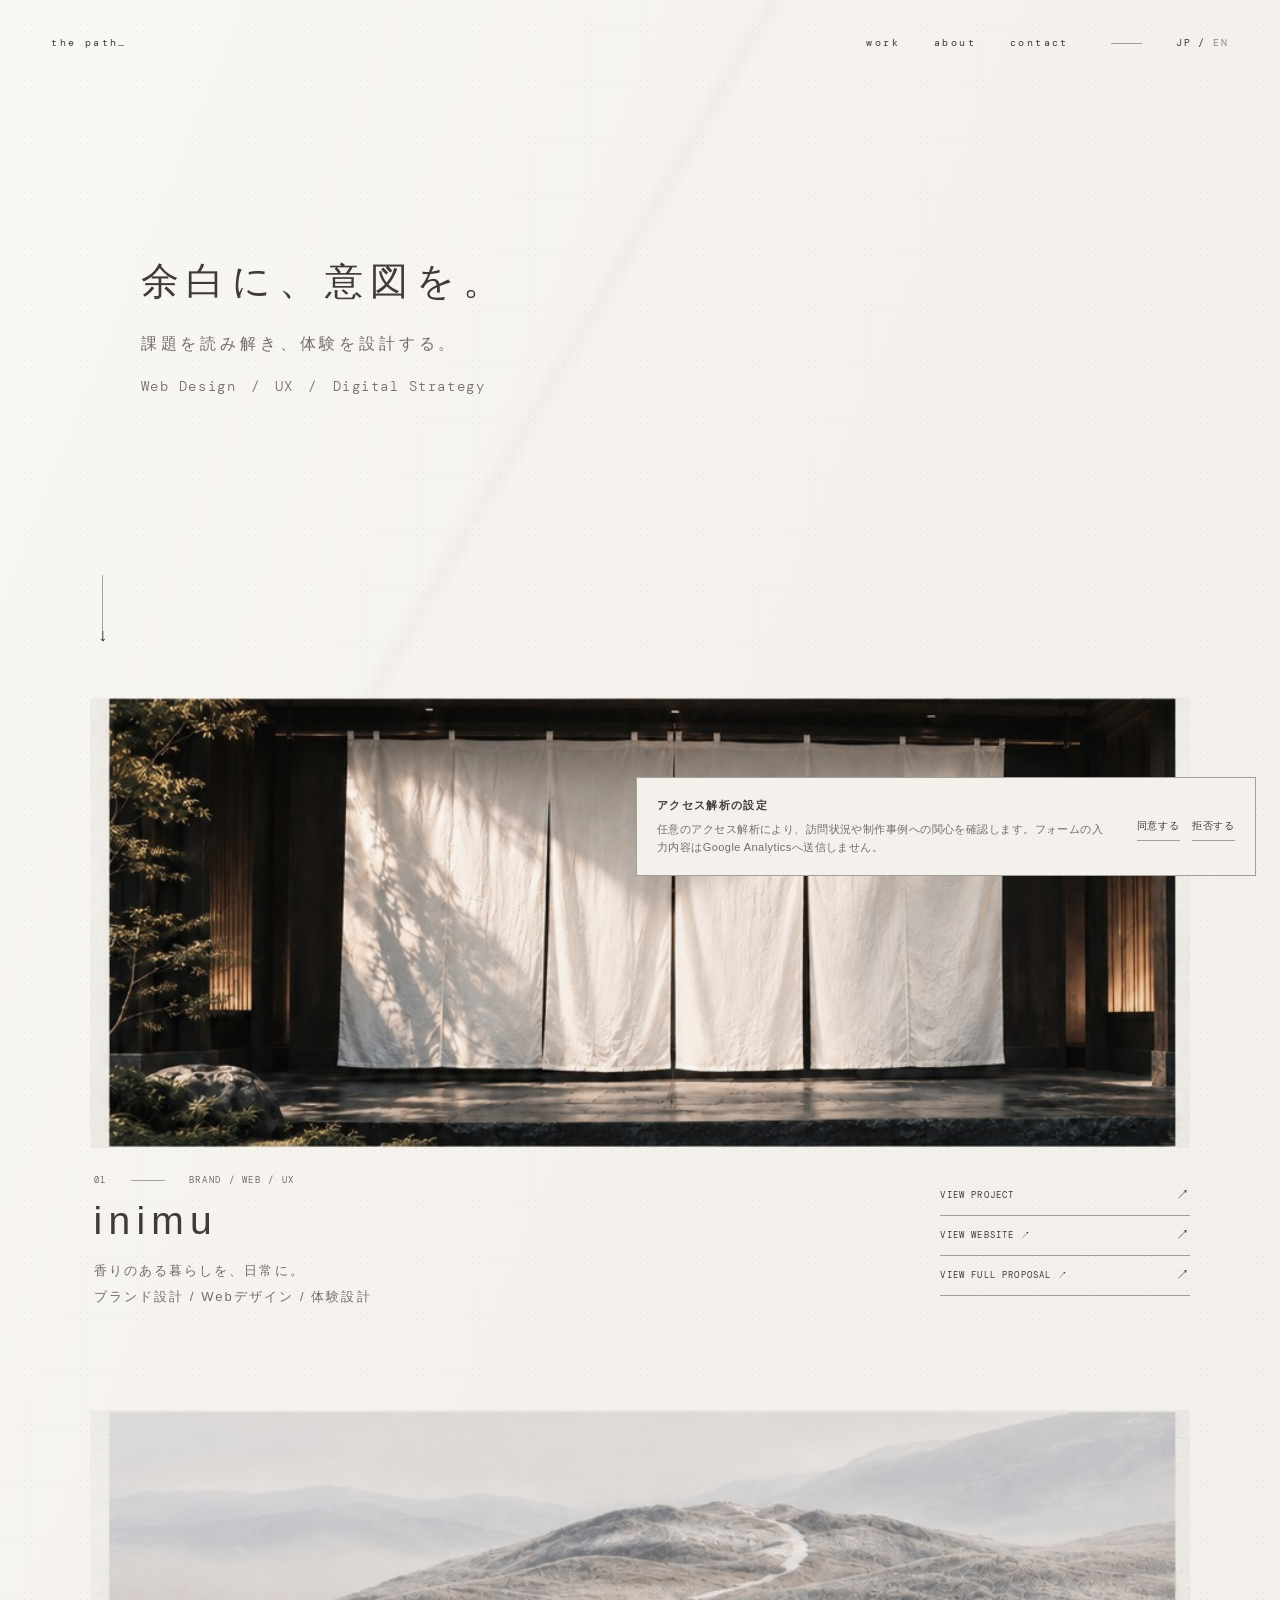
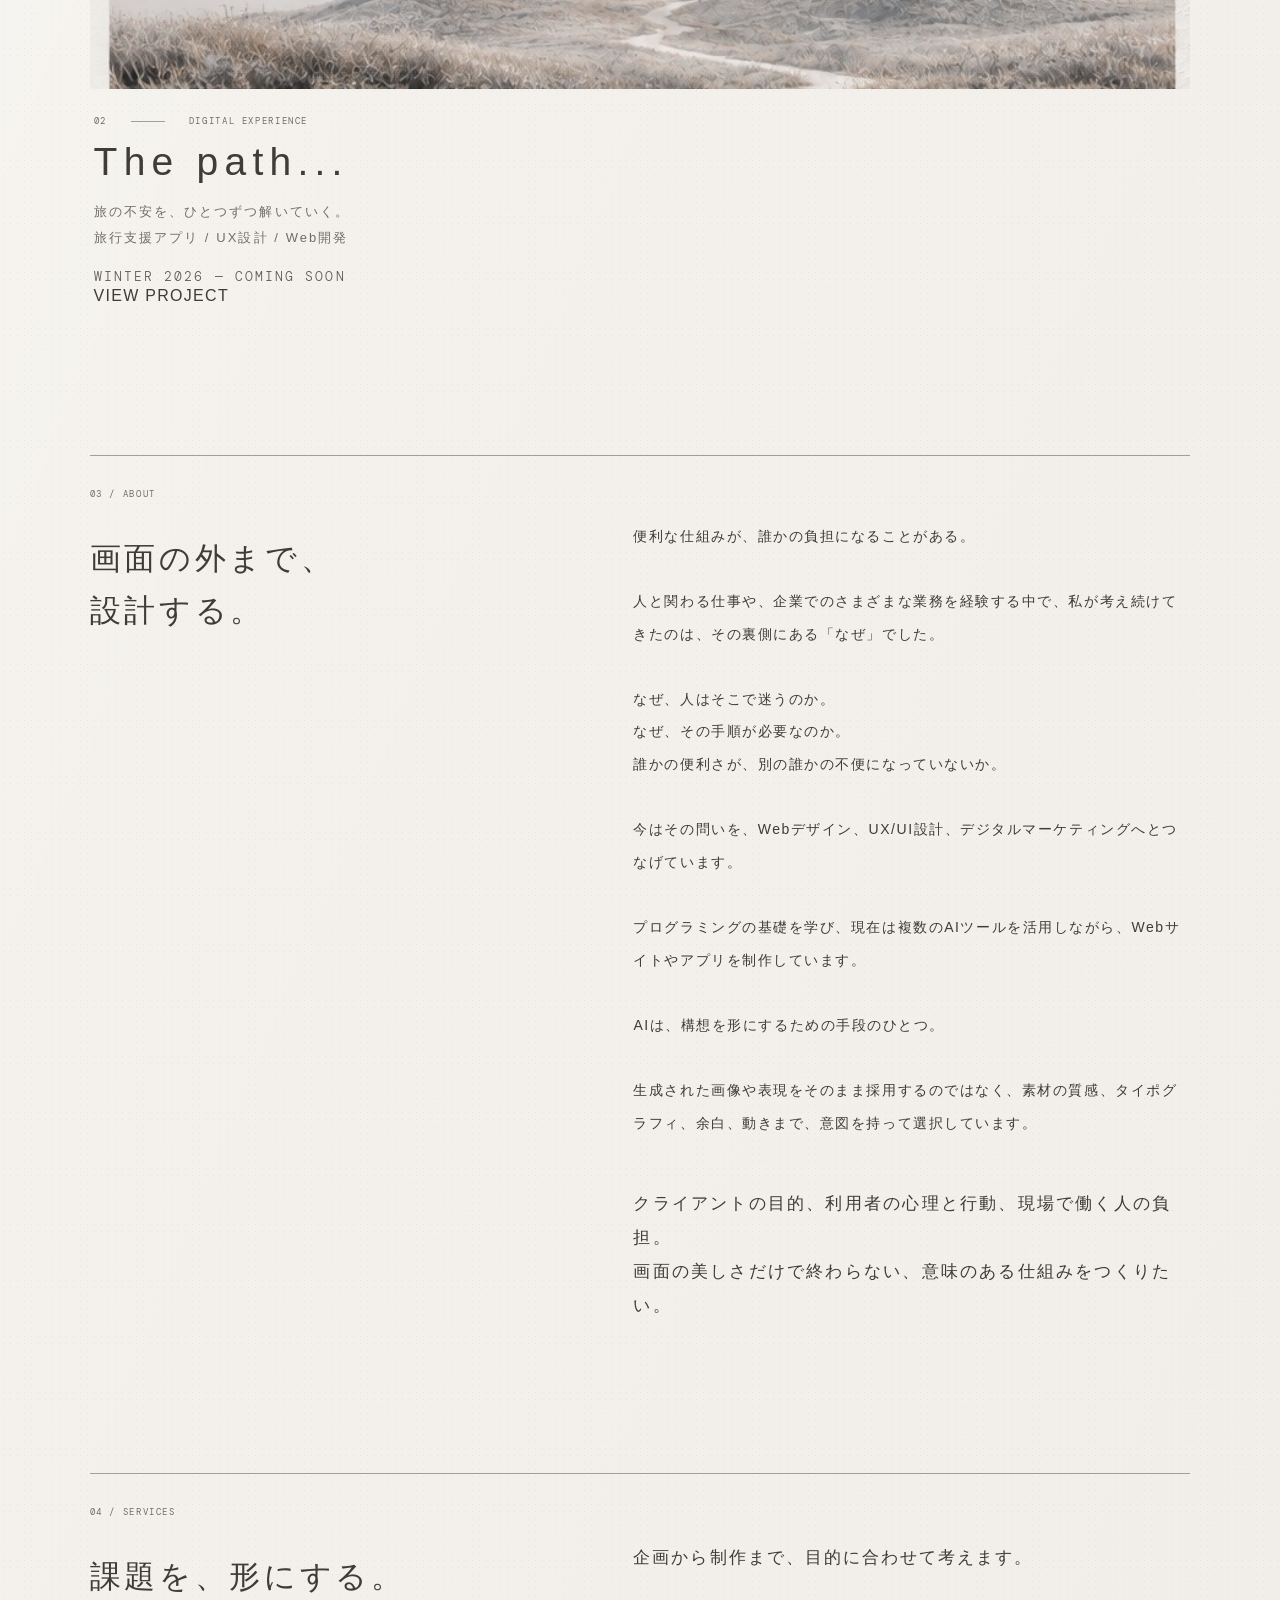
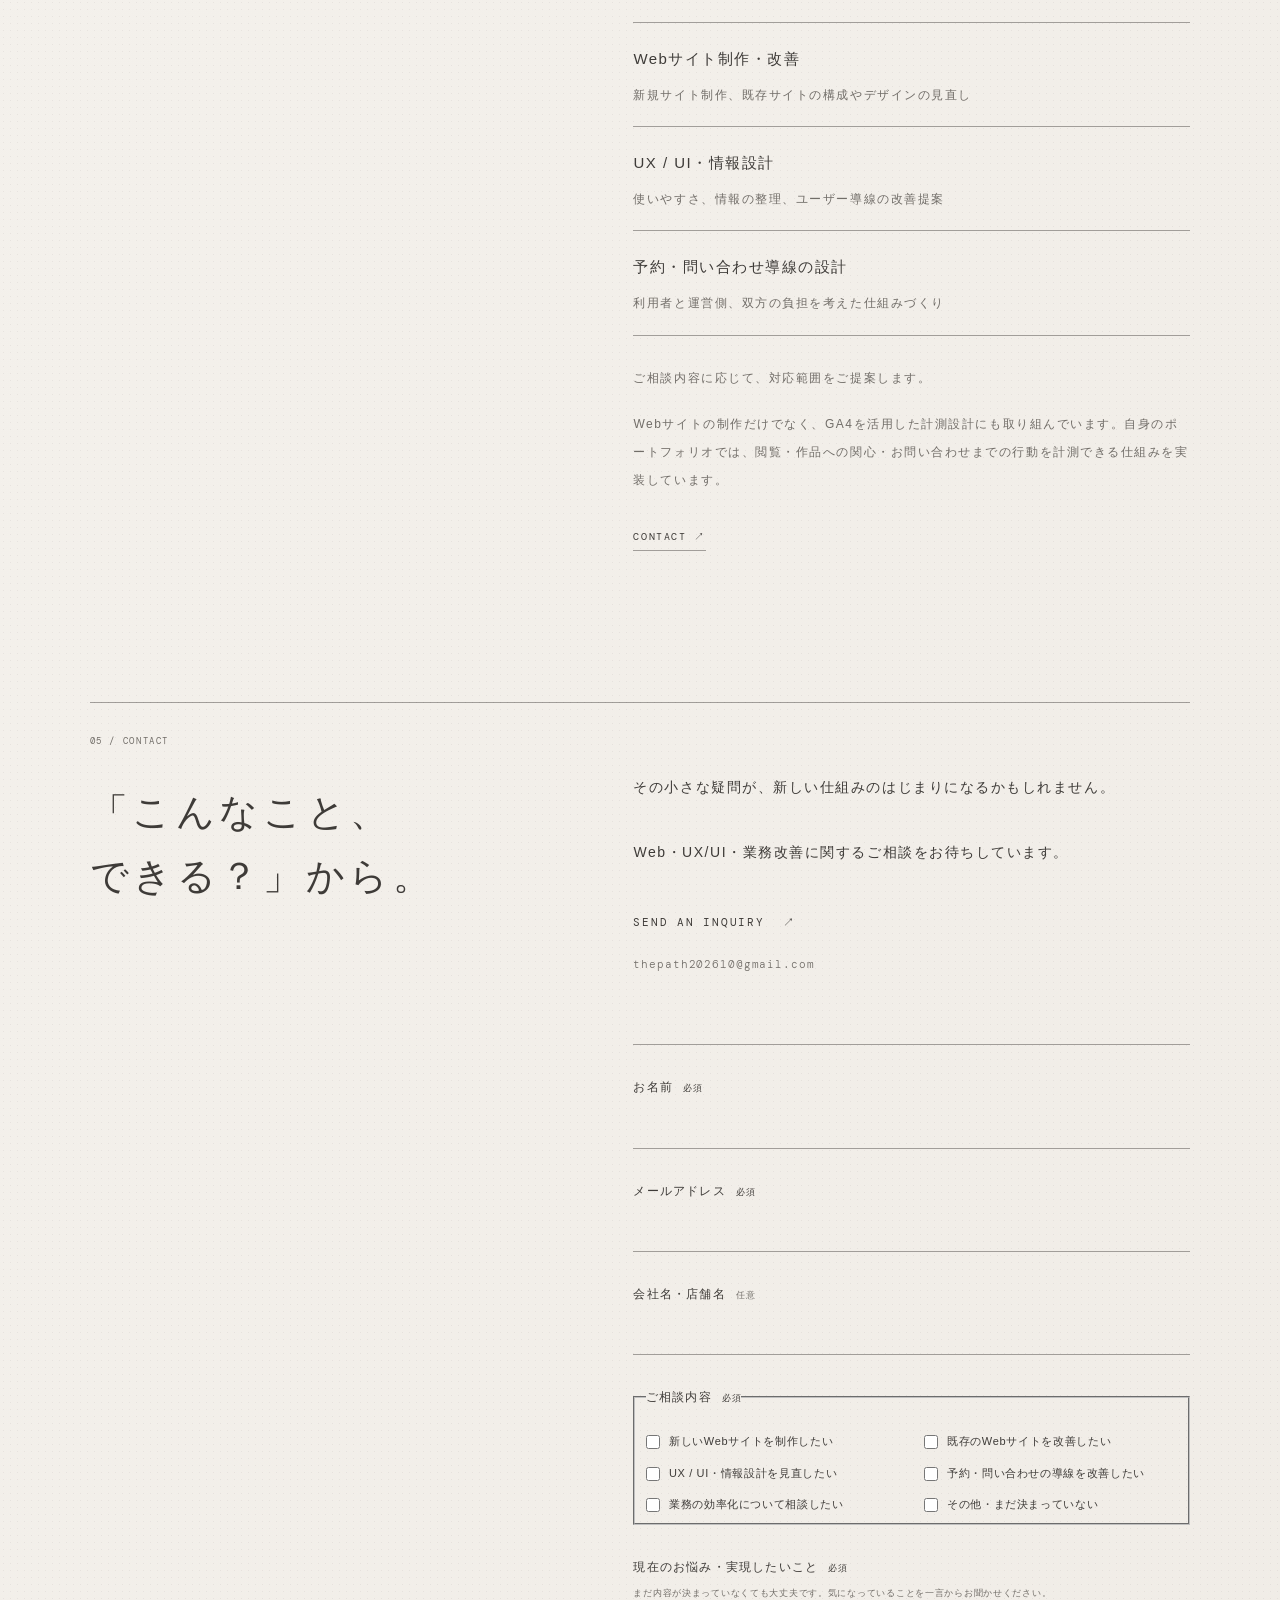
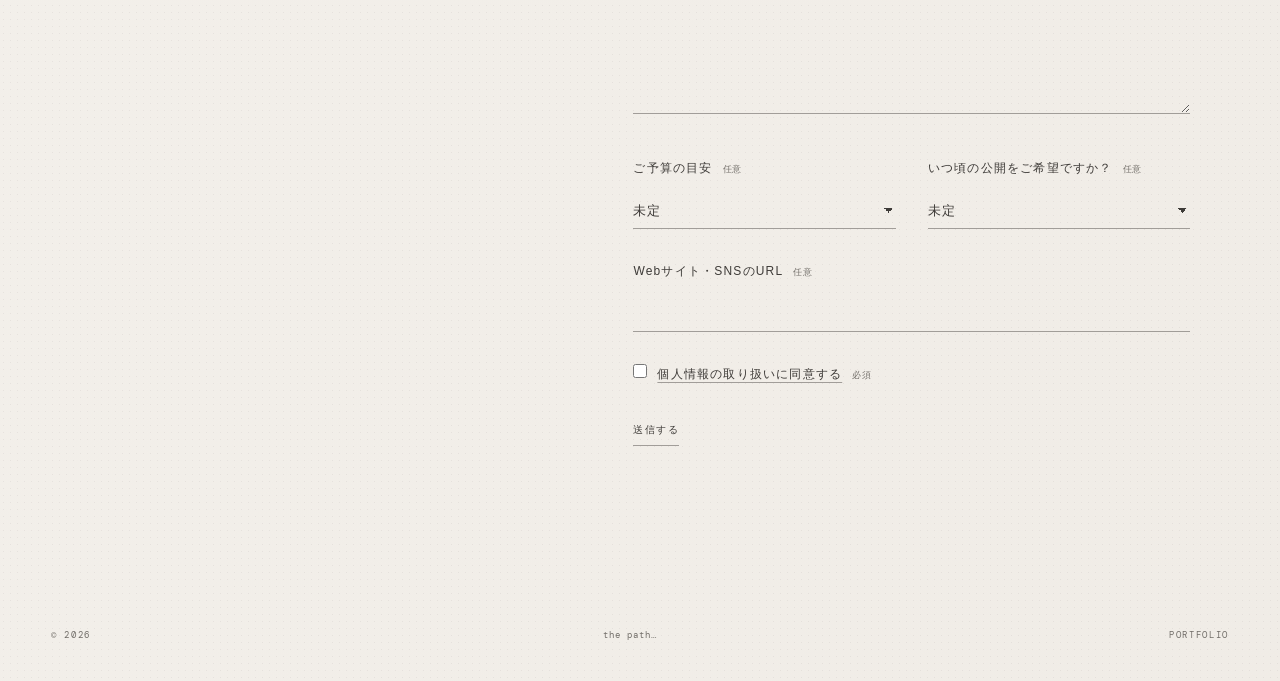
<file: index.html>
<!doctype html>
<html lang="ja">
<head>
  <meta charset="utf-8">
  <meta name="viewport" content="width=device-width, initial-scale=1">
  <meta name="description" content="the path… — Web Design / UX / Digital Strategy">
  <title>the path…</title>
  <meta property="og:type" content="website">
  <meta property="og:url" content="https://jasminbb564bb-cell.github.io/personal-portfolio/">
  <meta property="og:title" content="the path…">
  <meta property="og:description" content="Web Design / UX / Digital Strategy">
  <meta property="og:site_name" content="the path…">
  <meta property="og:locale" content="ja_JP">
  <meta name="twitter:card" content="summary_large_image">
  <meta name="twitter:title" content="the path…">
  <meta name="twitter:description" content="Web Design / UX / Digital Strategy">
  <link rel="stylesheet" href="styles.css">
  <script defer src="script.js"></script>
  <script defer src="analytics-consent.js"></script>
</head>
<body>
  <header class="site-header">
    <a class="wordmark" href="index.html" aria-label="the path… home">the path…</a>
    <nav class="main-nav" aria-label="メインナビゲーション">
      <a href="#work" data-i18n="navWork">WORK</a>
      <a href="#about" data-i18n="navAbout">ABOUT</a>
      <a href="#contact" data-i18n="navContact">CONTACT</a>
      <span class="nav-rule" aria-hidden="true"></span>
      <div class="locale-switcher" aria-label="Language selector">
        <button class="locale is-active" type="button" data-lang="ja" aria-pressed="true">JP</button>
        <span aria-hidden="true">/</span>
        <button class="locale" type="button" data-lang="en" aria-pressed="false">EN</button>
      </div>
    </nav>
  </header>

  <main>
    <section class="hero" aria-labelledby="hero-title">
      <div class="hero-copy">
        <p class="eyebrow" data-i18n="heroEyebrow">PORTFOLIO 2026</p>
        <h1 id="hero-title" data-i18n="heroTitle">余白に、意図を。</h1>
        <p class="hero-lead" data-i18n="heroLead">課題を読み解き、体験を設計する。</p>
        <p class="discipline">Web Design <span>/</span> UX <span>/</span> Digital Strategy</p>
      </div>
      <a class="scroll-cue" href="#work" aria-label="作品一覧へ移動"><span aria-hidden="true">↓</span></a>
    </section>

    <section class="projects" id="work" aria-label="Projects">
      <article class="project project-inimu">
        <a href="./inimu.html" aria-label="inimu project details"><figure class="project-media"><img src="assets/inimu.jpg" alt="木造の空間に掛かる白い暖簾" loading="eager"></figure></a>
        <div class="project-meta">
          <div class="project-index"><span>01</span><i aria-hidden="true"></i><span data-i18n="inimuCategory">BRAND / WEB / UX</span></div>
          <h2>inimu</h2>
          <p class="project-description" data-i18n="inimuDescription">香りのある暮らしを、日常に。<br>ブランド設計 / Webデザイン / 体験設計</p>
          <div class="project-links" aria-label="inimu project links">
            <a class="project-link" href="./inimu.html" aria-label="View inimu project"><span data-i18n="viewProject">VIEW PROJECT</span><i aria-hidden="true">↗</i></a>
            <a href="https://jasminbb564bb-cell.github.io/inimu-workshop/" target="_blank" rel="noopener noreferrer" data-analytics-event="view_inimu_website" data-analytics-location="inimu_website"><span data-i18n="viewWebsite">VIEW WEBSITE</span><i aria-hidden="true">↗</i></a>
            <a href="https://jasminbb564bb-cell.github.io/inimu-workshop/proposal-preview/" target="_blank" rel="noopener noreferrer" data-analytics-event="view_inimu_proposal" data-analytics-location="inimu_proposal"><span data-i18n="viewFullProposal">VIEW FULL PROPOSAL</span><i aria-hidden="true">↗</i></a>
          </div>
        </div>
      </article>

      <article class="project project-path">
        <figure class="project-media"><img src="assets/path.jpg" alt="淡い色の山々を抜ける一本の道" loading="lazy"></figure>
        <div class="project-meta">
          <div class="project-index"><span>02</span><i aria-hidden="true"></i><span data-i18n="pathCategory">DIGITAL EXPERIENCE</span></div>
          <h2>The path...</h2>
          <p class="project-description" data-i18n="pathDescription">旅の不安を、ひとつずつ解いていく。<br>旅行支援アプリ / UX設計 / Web開発</p>
          <p class="project-status" data-i18n="pathStatus">WINTER 2026 — COMING SOON</p>
          <span class="project-link" aria-label="The path project is coming soon"><span data-i18n="viewProject">VIEW PROJECT</span><i aria-hidden="true"></i></span>
        </div>
      </article>
    </section>

    <section class="about" id="about" aria-labelledby="about-title">
      <div class="about-heading">
        <p class="about-index">03 / ABOUT</p>
        <h2 id="about-title" data-i18n="aboutTitle">画面の外まで、<br>設計する。</h2>
      </div>
      <div class="about-copy">
        <p data-i18n="aboutIntro">便利な仕組みが、誰かの負担になることがある。</p>
        <p data-i18n="aboutBackground">人と関わる仕事や、企業の中でのさまざまな業務を経験する中で、私が考え続けてきたのは、その裏側にある「なぜ」でした。</p>
        <p data-i18n="aboutQuestions">なぜ、人はそこで迷うのか。<br>なぜ、その手順が必要なのか。<br>誰かの便利さが、別の誰かの不便になっていないか。</p>
        <p data-i18n="aboutPractice">今はその問いを、Webデザイン、UX/UI設計、デジタルマーケティングへとつなげています。</p>
        <p data-i18n="aboutAiLearning">プログラミングの基礎を学び、現在は複数のAIツールを使い分けながら、Webサイトやアプリの制作に取り組んでいます。</p>
        <p data-i18n="aboutAiApproach">AIは、構想を形にするための手段のひとつ。</p>
        <p data-i18n="aboutAiDesign">デザインにおいても、生成された画像や表現をそのまま採用するのではなく、ブランドの背景や体験に合っているかを考え、素材の質感、タイポグラフィ、余白、動きに至るまで、意図を持って選択しています。</p>
        <p class="about-statement" data-i18n="aboutConclusion">クライアントの目的、利用者の心理と行動、現場で働く人の負担。<br>画面の美しさだけで終わらない、意味のある仕組みをつくりたい。</p>
      </div>
    </section>

    <section class="services" id="services" aria-labelledby="services-title">
      <div class="services-heading">
        <p class="services-index">04 / SERVICES</p>
        <h2 id="services-title" data-i18n="servicesTitle">課題を、形にする。</h2>
      </div>
      <div class="services-copy">
        <p class="services-lead" data-i18n="servicesLead">企画から制作まで、目的に合わせて考えます。</p>
        <div class="service-list">
          <div class="service-item"><h3 data-i18n="serviceWebTitle">Webサイト制作・改善</h3><p data-i18n="serviceWebText">新規サイト制作、既存サイトの構成やデザインの見直し</p></div>
          <div class="service-item"><h3 data-i18n="serviceUxTitle">UX / UI・情報設計</h3><p data-i18n="serviceUxText">使いやすさ、情報の整理、ユーザー導線の改善提案</p></div>
          <div class="service-item"><h3 data-i18n="serviceFlowTitle">予約・問い合わせ導線の設計</h3><p data-i18n="serviceFlowText">利用者と運営側、双方の負担を考えた仕組みづくり</p></div>
        </div>
        <p class="services-note" data-i18n="servicesNote">ご相談内容に応じて、対応範囲をご提案します。</p>
        <p class="services-analytics" data-i18n="servicesAnalytics">Webサイトの制作だけでなく、GA4を活用した計測設計にも取り組んでいます。自身のポートフォリオでは、閲覧・作品への関心・お問い合わせまでの行動を計測できる仕組みを実装しています。</p>
        <a class="services-contact-link" href="#contact" data-i18n="servicesCta">CONTACT ↗</a>
      </div>
    </section>

    <section class="contact" id="contact" aria-labelledby="contact-title">
      <div class="contact-heading">
        <p class="contact-index">05 / CONTACT</p>
        <h2 id="contact-title" data-i18n="contactTitle"><span class="contact-title-line">「こんなこと、</span><br><span class="contact-title-line">できる？」から。</span></h2>
      </div>
      <div class="contact-copy">
        <p data-i18n="contactLead">その小さな疑問が、新しい仕組みのはじまりになるかもしれません。</p>
        <p data-i18n="contactBody">Web・UX/UI・業務改善に関するご相談をお待ちしています。</p>
        <a class="contact-link" href="mailto:thepath202610@gmail.com?subject=Portfolio%20Inquiry" data-i18n="contactCta">SEND AN INQUIRY <i aria-hidden="true">↗</i></a>
        <p class="contact-email">thepath202610@gmail.com</p>
        <form class="contact-form" id="contact-form" action="https://formspree.io/f/meaebrjp" method="POST" aria-label="Contact form">
          <input class="form-honeypot" type="text" name="_gotcha" tabindex="-1" autocomplete="off" aria-hidden="true">
          <div class="form-field"><label for="contact-name"><span data-i18n="formName">お名前</span><em data-i18n="required">必須</em></label><input id="contact-name" name="name" type="text" autocomplete="name" required></div>
          <div class="form-field"><label for="contact-email"><span data-i18n="formEmail">メールアドレス</span><em data-i18n="required">必須</em></label><input id="contact-email" name="email" type="email" autocomplete="email" required></div>
          <div class="form-field"><label for="contact-company"><span data-i18n="formCompany">会社名・店舗名</span><small data-i18n="optional">任意</small></label><input id="contact-company" name="company" type="text" autocomplete="organization"></div>
          <fieldset class="form-field form-checks"><legend><span data-i18n="formConsultation">ご相談内容</span><em data-i18n="required">必須</em></legend><div class="check-grid">
            <label><input type="checkbox" name="consultation" value="website"><span data-i18n="optionWebsite">新しいWebサイトを制作したい</span></label>
            <label><input type="checkbox" name="consultation" value="renewal"><span data-i18n="optionRenewal">既存のWebサイトを改善したい</span></label>
            <label><input type="checkbox" name="consultation" value="ux"><span data-i18n="optionUx">UX / UI・情報設計を見直したい</span></label>
            <label><input type="checkbox" name="consultation" value="conversion"><span data-i18n="optionConversion">予約・問い合わせの導線を改善したい</span></label>
            <label><input type="checkbox" name="consultation" value="efficiency"><span data-i18n="optionEfficiency">業務の効率化について相談したい</span></label>
            <label><input type="checkbox" name="consultation" value="other"><span data-i18n="optionOther">その他・まだ決まっていない</span></label>
          </div></fieldset>
          <div class="form-field"><label for="contact-message"><span data-i18n="formMessage">現在のお悩み・実現したいこと</span><em data-i18n="required">必須</em></label><small class="form-hint" data-i18n="formMessageHint">まだ内容が決まっていなくても大丈夫です。気になっていることを一言からお聞かせください。</small><textarea id="contact-message" name="message" rows="5" required></textarea></div>
          <div class="form-row"><div class="form-field"><label for="contact-budget"><span data-i18n="formBudget">ご予算の目安</span><small data-i18n="optional">任意</small></label><select id="contact-budget" name="budget"><option value="" data-i18n="selectUnset">未定</option><option data-i18n="budgetUnder">10万円未満</option><option data-i18n="budget10to20">10万〜20万円</option><option data-i18n="budget20to30">20万〜30万円</option><option data-i18n="budgetOver30">30万円以上</option></select></div><div class="form-field"><label for="contact-timing"><span data-i18n="formTiming">いつ頃の公開をご希望ですか？</span><small data-i18n="optional">任意</small></label><select id="contact-timing" name="timing"><option value="" data-i18n="selectUnset">未定</option><option value="within-month" data-i18n="timingMonth">1か月以内</option><option value="one-three" data-i18n="timingOneThree">1〜3か月以内</option><option value="after-three" data-i18n="timingAfterThree">3か月以降</option><option value="specific" data-i18n="timingSpecific">希望日が決まっている</option></select><input class="date-input" id="contact-date" name="date" type="date" aria-label="希望日" hidden></div></div>
          <div class="form-field"><label for="contact-url"><span data-i18n="formUrl">Webサイト・SNSのURL</span><small data-i18n="optional">任意</small></label><input id="contact-url" name="url" type="url" inputmode="url"></div>
          <label class="consent"><input type="checkbox" name="consent" required><a class="privacy-consent-link" href="./privacy.html" data-i18n="consent">個人情報の取り扱いに同意する</a><em data-i18n="required">必須</em></label>
          <button class="form-submit" type="submit" data-i18n="formSubmit">送信する</button>
          <p class="form-status" role="status" aria-live="polite"></p>
        </form>
      </div>
    </section>
  </main>

  <footer class="site-footer"><span>© 2026</span><span class="footer-signature">the path…</span><span>PORTFOLIO</span></footer>
  <script>
    window.addEventListener('DOMContentLoaded', () => {
      const aboutTitle = document.getElementById('about-title');
      const updateAboutTitle = () => { aboutTitle.innerHTML = document.documentElement.lang === 'en' ? 'Design beyond<br>the screen.' : '画面の外まで、<br>設計する。'; };
      document.querySelectorAll('.locale').forEach(button => button.addEventListener('click', () => setTimeout(updateAboutTitle, 0)));
      const aboutCopy = {
        ja: {
          aboutIntro: '便利な仕組みが、誰かの負担になることがある。',
          aboutBackground: '人と関わる仕事や、企業の中でのさまざまな業務を経験する中で、私が考え続けてきたのは、その裏側にある「なぜ」でした。',
          aboutQuestions: 'なぜ、人はそこで迷うのか。<br>なぜ、その手順が必要なのか。<br>誰かの便利さが、別の誰かの不便になっていないか。',
          aboutPractice: '今はその問いを、Webデザイン、UX/UI設計、デジタルマーケティングへとつなげています。',
          aboutProjects: 'inimuの提案制作では、予約導線だけでなく、体験の価値が伝わる情報構造を。<br><br>開発中のThe path…では、荷物で手がふさがる旅先でも、片手で迷わず使える操作を考えています。',
          aboutConclusion: 'クライアントの目的、利用者の心理と行動、現場で働く人の負担。<br>画面の美しさだけで終わらない、意味のある仕組みをつくりたい。',
          contactTitle: '<span class="contact-title-line">「こんなこと、</span><br><span class="contact-title-line">できる？」から。</span>',
          contactLead: 'その小さな疑問が、新しい仕組みのはじまりになるかもしれません。',
          contactBody: 'Web・UX/UI・業務改善に関するご相談をお待ちしています。',
          contactCta: 'SEND AN INQUIRY <i aria-hidden="true">↗</i>',
          contactNote: '公開準備中', formName:'お名前', formEmail:'メールアドレス', formCompany:'会社名・店舗名', formConsultation:'ご相談内容', formMessage:'現在のお悩み・実現したいこと', formMessageHint:'まだ内容が決まっていなくても大丈夫です。気になっていることを一言からお聞かせください。', formBudget:'ご予算の目安', formTiming:'いつ頃の公開をご希望ですか？', formUrl:'Webサイト・SNSのURL', required:'必須', optional:'任意', optionWebsite:'新しいWebサイトを制作したい', optionRenewal:'既存のWebサイトを改善したい', optionUx:'UX / UI・情報設計を見直したい', optionConversion:'予約・問い合わせの導線を改善したい', optionEfficiency:'業務の効率化について相談したい', optionOther:'その他・まだ決まっていない', selectUnset:'未定', budgetUnder:'10万円未満', budget10to20:'10万〜20万円', budget20to30:'20万〜30万円', budgetOver30:'30万円以上', timingMonth:'1か月以内', timingOneThree:'1〜3か月以内', timingAfterThree:'3か月以降', timingSpecific:'希望日が決まっている', consent:'個人情報の取り扱いに同意する', formSubmit:'送信する'
        },
        en: {
          aboutIntro: 'A useful system can become someone else’s burden.',
          aboutBackground: 'Through work involving people and a range of responsibilities within companies, I have continued to ask why things work the way they do.',
          aboutQuestions: 'Why do people hesitate at that point?<br>Why is this process necessary?<br>Could someone’s convenience be creating inconvenience for someone else?',
          aboutPractice: 'Today, I bring these questions to web design, UX/UI design, and digital marketing.',
          aboutAiLearning: 'I studied the fundamentals of programming and now work on websites and apps while using several AI tools for different purposes.',
          aboutAiApproach: 'AI is one of the means I use to turn ideas into form.',
          aboutAiDesign: 'In design as well, I do not adopt generated images or expressions as they are. I consider whether they fit the brand’s background and experience, and make intentional choices all the way through material texture, typography, whitespace, and motion.',
          aboutProjects: 'For the inimu proposal, I explored an information structure that communicates the value of the experience—not only the path to reservation.<br><br>For the developing travel app The path…, I am considering interactions that remain easy to use with one hand, even while carrying luggage.',
          aboutConclusion: 'The client’s objectives, the user’s psychology and behavior, and the burden on the people working on the ground.<br>I want to create meaningful systems that do not end with the beauty of the screen.',
          contactTitle: '<span class="contact-title-line">What if</span><br><span class="contact-title-line">we could?</span>',
          contactLead: 'A simple question might be the beginning of something new.',
          contactBody: 'I’m open to conversations about web design, UX/UI, and improving how things work.',
          contactCta: 'SEND AN INQUIRY <i aria-hidden="true">↗</i>',
          contactNote: 'Preparing for publication', formName:'Name', formEmail:'Email address', formCompany:'Company / shop', formConsultation:'What can I help with?', formMessage:'What would you like to solve or achieve?', formMessageHint:'It is okay if you are not sure yet. Tell me what is on your mind, even in a sentence.', formBudget:'Approximate budget', formTiming:'When would you like to launch?', formUrl:'Website / social URL', required:'Required', optional:'Optional', optionWebsite:'I want to create a new website', optionRenewal:'I want to improve an existing website', optionUx:'I want to review the UX / UI and information architecture', optionConversion:'I want to improve the reservation or inquiry flow', optionEfficiency:'I want to discuss improving operational efficiency', optionOther:'Other / not decided yet', selectUnset:'Undecided', budgetUnder:'Under ¥100,000', budget10to20:'¥100,000–¥200,000', budget20to30:'¥200,000–¥300,000', budgetOver30:'¥300,000 or more', timingMonth:'Within one month', timingOneThree:'Within 1–3 months', timingAfterThree:'After 3 months', timingSpecific:'I have a preferred date', consent:'I agree to the handling of personal information', formSubmit:'Send inquiry'
        }
      };
      aboutCopy.ja.aboutIntro = '便利な仕組みが、誰かの負担になることがある。';
      aboutCopy.ja.aboutBackground = '人と関わる仕事や、企業でのさまざまな業務を経験する中で、私が考え続けてきたのは、その裏側にある「なぜ」でした。';
      aboutCopy.ja.aboutQuestions = 'なぜ、人はそこで迷うのか。<br>なぜ、その手順が必要なのか。<br>誰かの便利さが、別の誰かの不便になっていないか。';
      aboutCopy.ja.aboutPractice = '今はその問いを、Webデザイン、UX/UI設計、デジタルマーケティングへとつなげています。';
      aboutCopy.ja.aboutAiLearning = 'プログラミングの基礎を学び、現在は複数のAIツールを活用しながら、Webサイトやアプリを制作しています。';
      aboutCopy.ja.aboutAiApproach = 'AIは、構想を形にするための手段のひとつ。';
      aboutCopy.ja.aboutAiDesign = '生成された画像や表現をそのまま採用するのではなく、素材の質感、タイポグラフィ、余白、動きまで、意図を持って選択しています。';
      aboutCopy.ja.aboutConclusion = 'クライアントの目的、利用者の心理と行動、現場で働く人の負担。<br>画面の美しさだけで終わらない、意味のある仕組みをつくりたい。';
      aboutCopy.en.aboutIntro = 'A useful system can become someone else’s burden.';
      aboutCopy.en.aboutBackground = 'Through work involving people and a range of responsibilities within companies, I have continued to ask why things work the way they do.';
      aboutCopy.en.aboutQuestions = 'Why do people hesitate at that point?<br>Why is this process necessary?<br>Could someone’s convenience be creating inconvenience for someone else?';
      aboutCopy.en.aboutPractice = 'Today, I bring these questions to web design, UX/UI design, and digital marketing.';
      aboutCopy.en.aboutAiLearning = 'I studied the fundamentals of programming and now create websites and apps while using several AI tools.';
      aboutCopy.en.aboutAiApproach = 'AI is one of the means I use to turn ideas into form.';
      aboutCopy.en.aboutAiDesign = 'Rather than adopting generated images or expressions as they are, I make intentional choices about material texture, typography, whitespace, and motion.';
      aboutCopy.en.aboutConclusion = 'The client’s objectives, the user’s psychology and behavior, and the burden on the people working on the ground.<br>I want to create meaningful systems that do not end with the beauty of the screen.';
      const updateAboutCopy = () => { const copy = aboutCopy[document.documentElement.lang === 'en' ? 'en' : 'ja']; Object.entries(copy).forEach(([key, value]) => document.querySelectorAll(`[data-i18n="${key}"]`).forEach(el => { el.innerHTML = value; })); };
      document.querySelectorAll('.locale').forEach(button => button.addEventListener('click', () => setTimeout(updateAboutCopy, 0)));
      const timing = document.getElementById('contact-timing');
      const dateInput = document.getElementById('contact-date');
      const updateDateField = () => { const showDate = timing.value === 'specific'; dateInput.hidden = !showDate; dateInput.required = showDate; };
      timing.addEventListener('change', updateDateField);
      updateDateField();
      const contactForm = document.getElementById('contact-form');
      const submitButton = contactForm.querySelector('.form-submit');
      const formStatus = contactForm.querySelector('.form-status');
      contactForm.addEventListener('submit', async event => {
        event.preventDefault();
        if (!contactForm.checkValidity()) { contactForm.reportValidity(); return; }
        if (!contactForm.querySelector('input[name="consultation"]:checked')) { formStatus.textContent = document.documentElement.lang === 'en' ? 'Please select at least one area.' : 'ご相談内容を1つ以上選択してください。'; return; }
        submitButton.disabled = true;
        formStatus.textContent = document.documentElement.lang === 'en' ? 'Sending…' : '送信中…';
        try {
          const response = await fetch(contactForm.action, { method:'POST', body:new FormData(contactForm), headers:{Accept:'application/json'} });
          if (!response.ok) throw new Error('Formspree request failed');
          contactForm.reset(); updateDateField();
          formStatus.textContent = document.documentElement.lang === 'en' ? 'Your inquiry has been received.' : 'お問い合わせを受け付けました。';
          if (typeof window.trackAnalyticsEvent === 'function') window.trackAnalyticsEvent('contact_form_submit');
        } catch (error) {
          formStatus.textContent = document.documentElement.lang === 'en' ? 'Your inquiry may not have been delivered. Please try again.' : 'お問い合わせが届いていない可能性があります。時間をおいて再度お試しください。';
        } finally { submitButton.disabled = false; }
      });
      updateAboutTitle();
      updateAboutCopy();
    });
  </script>
</body>
</html>
</file>
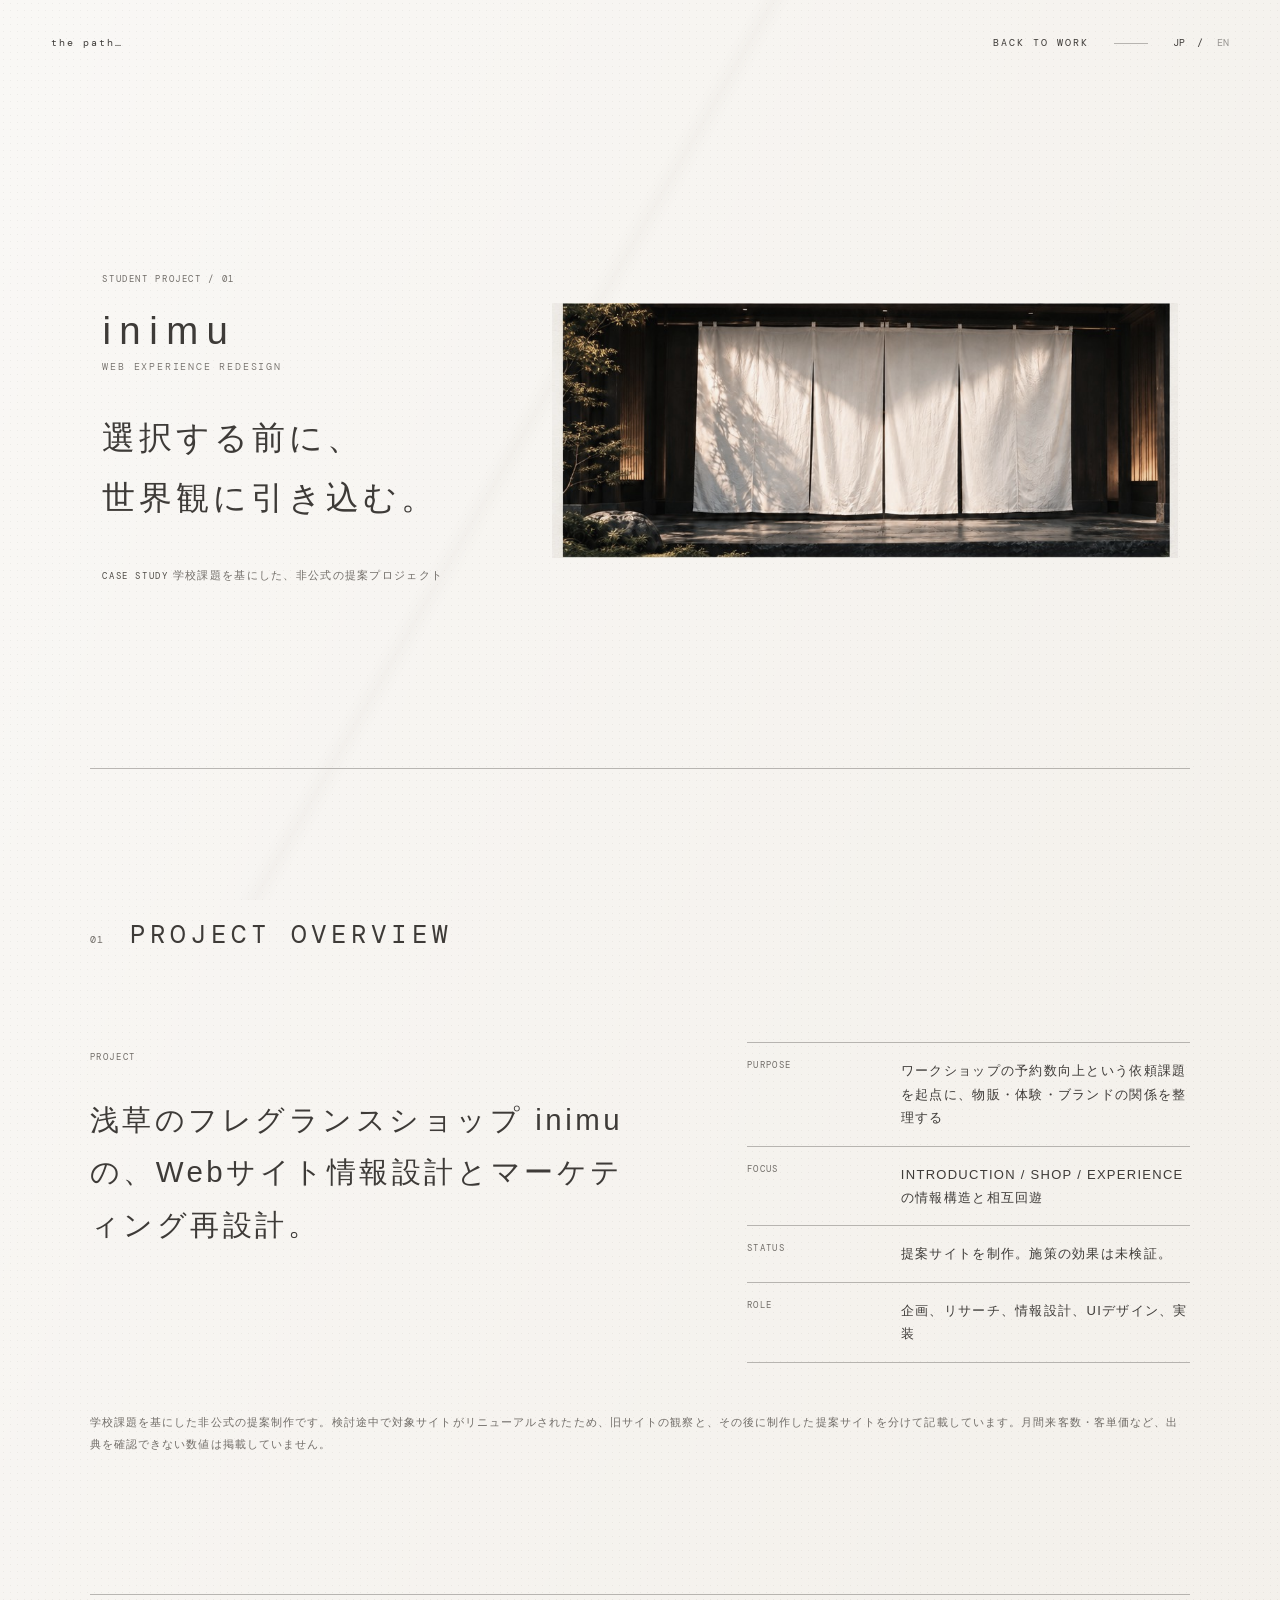
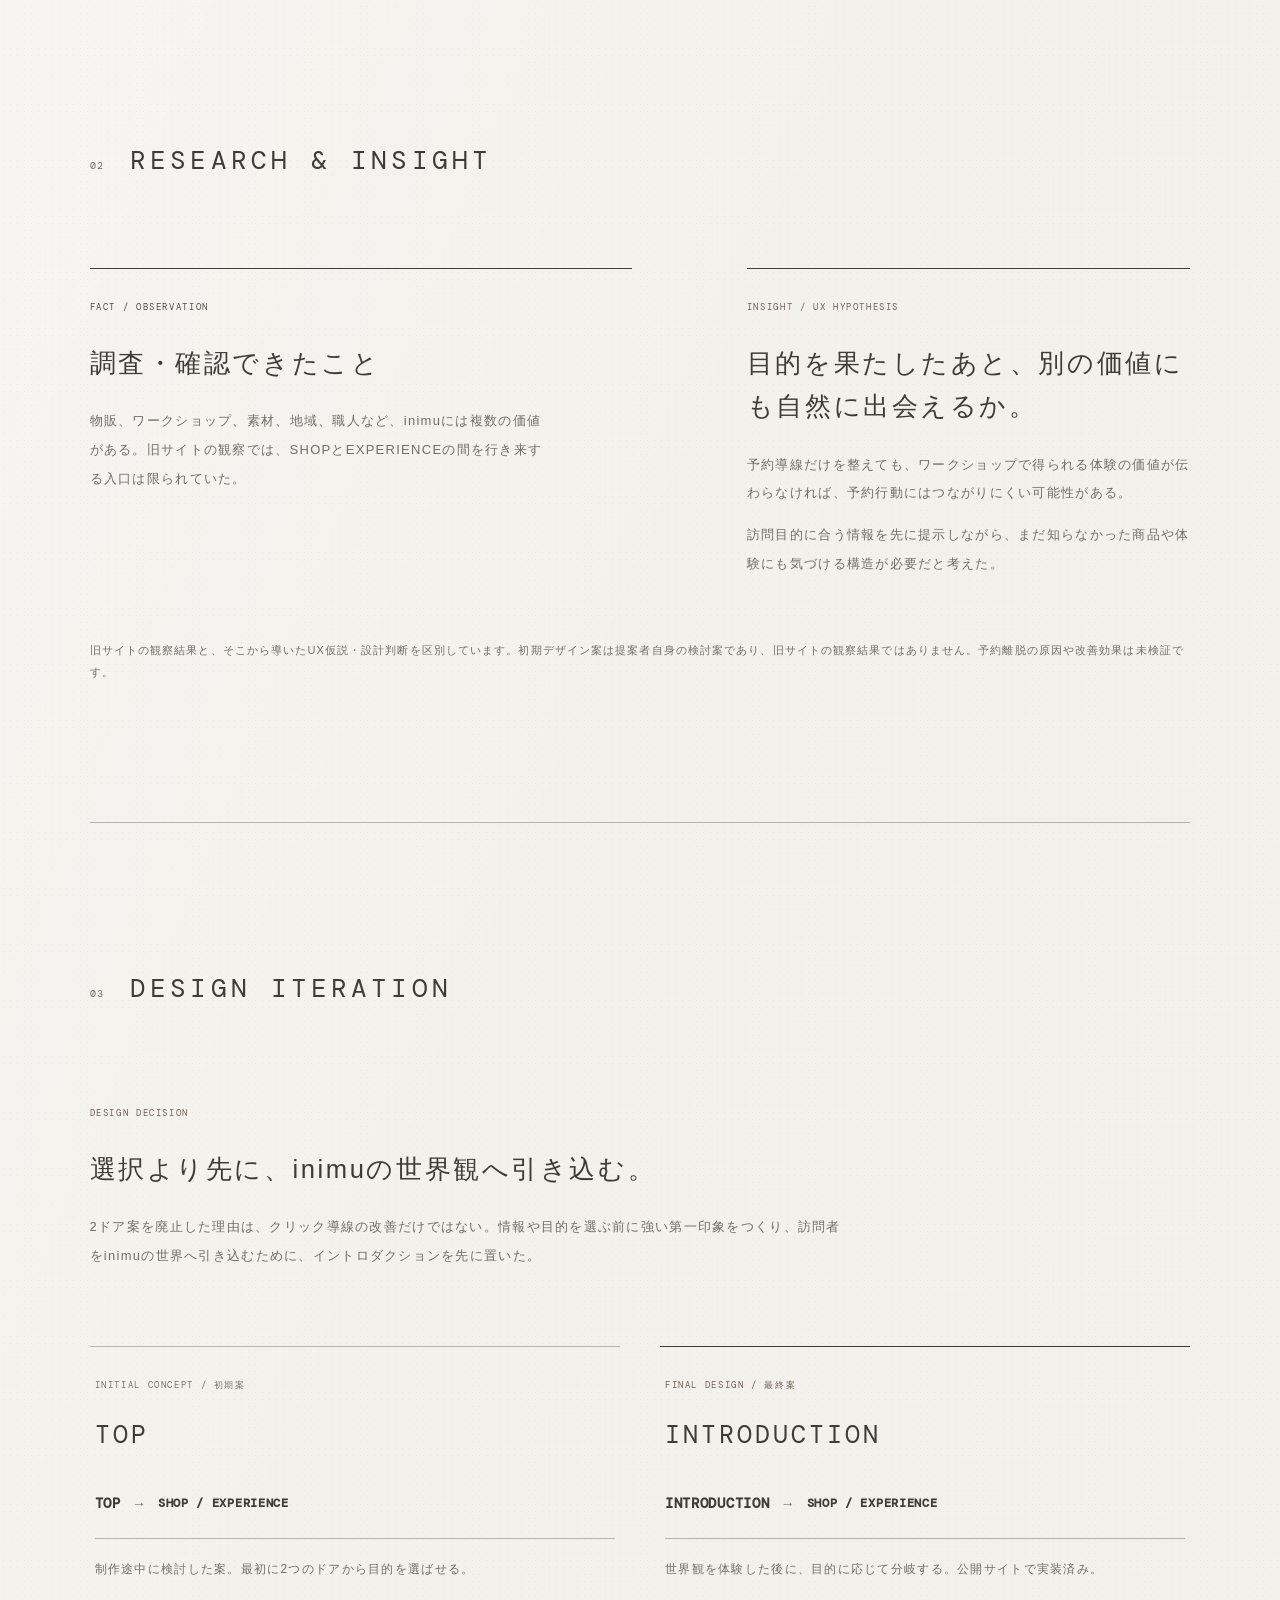
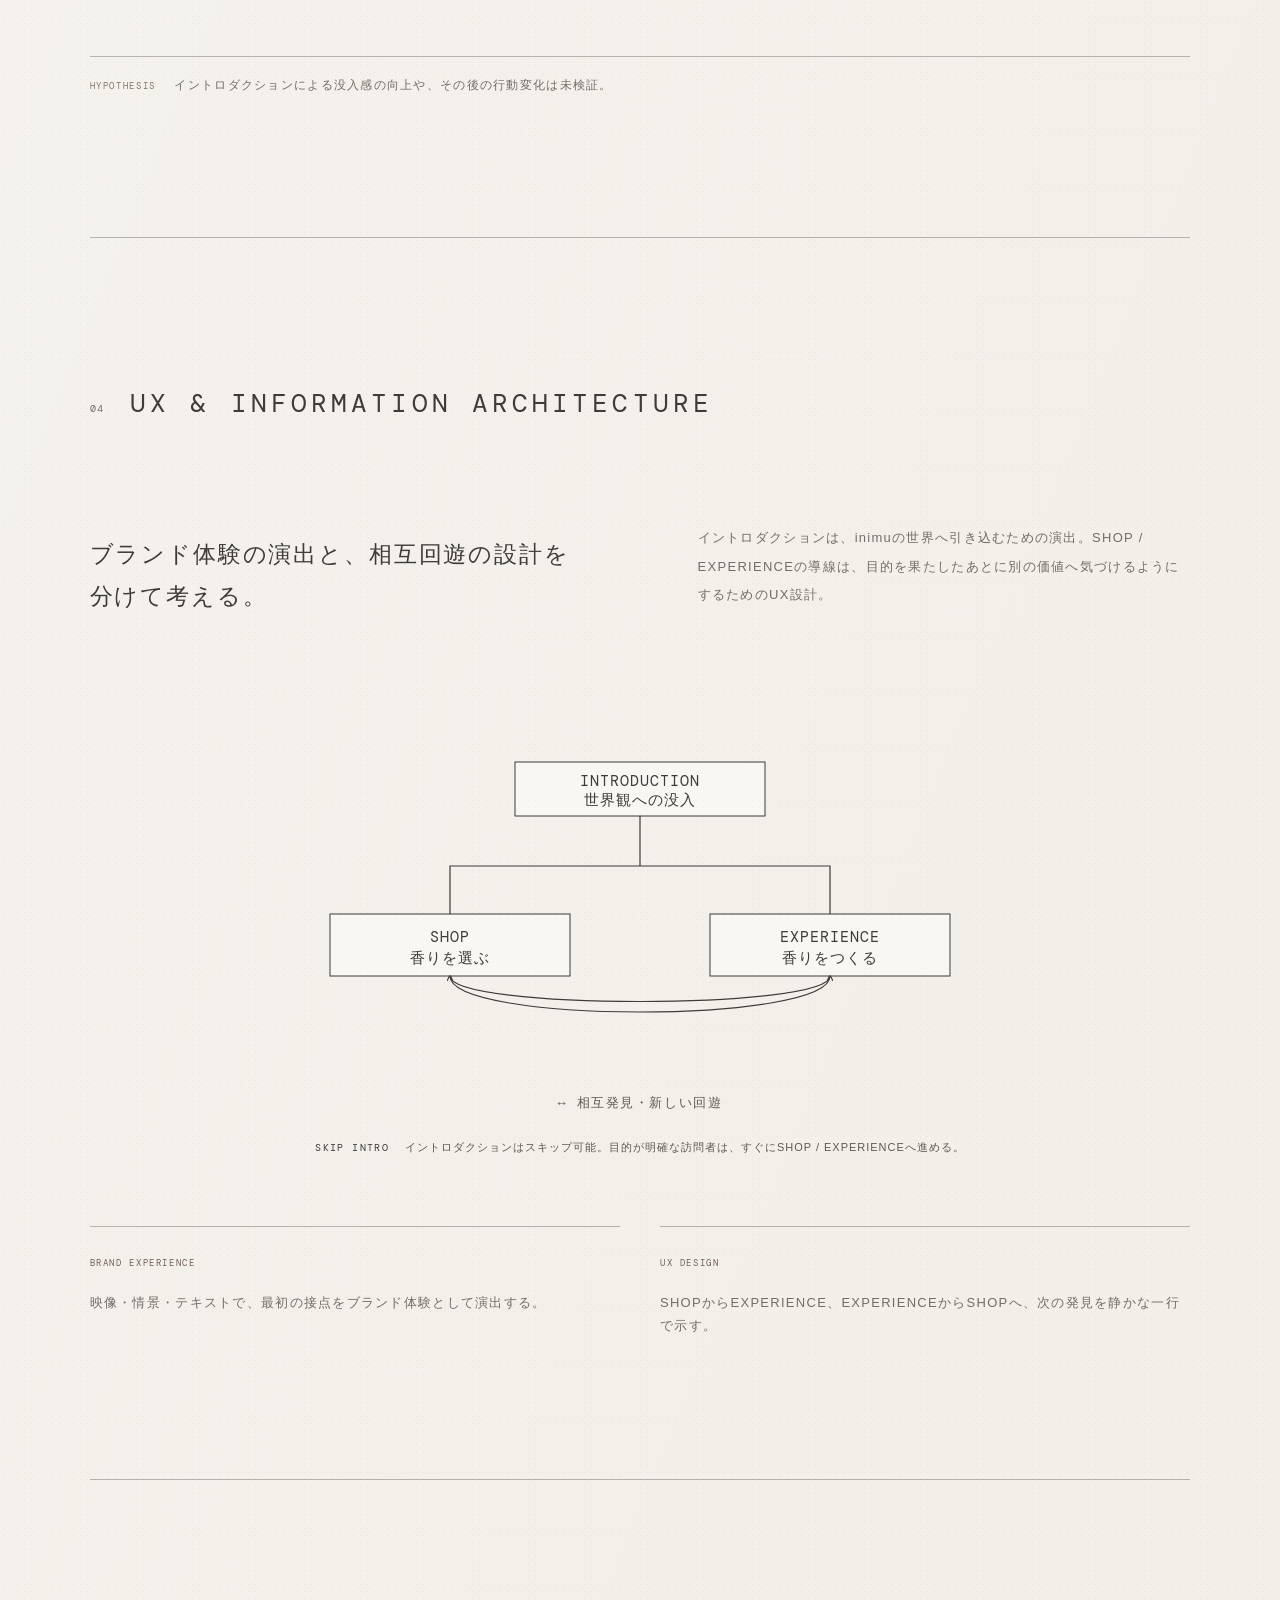
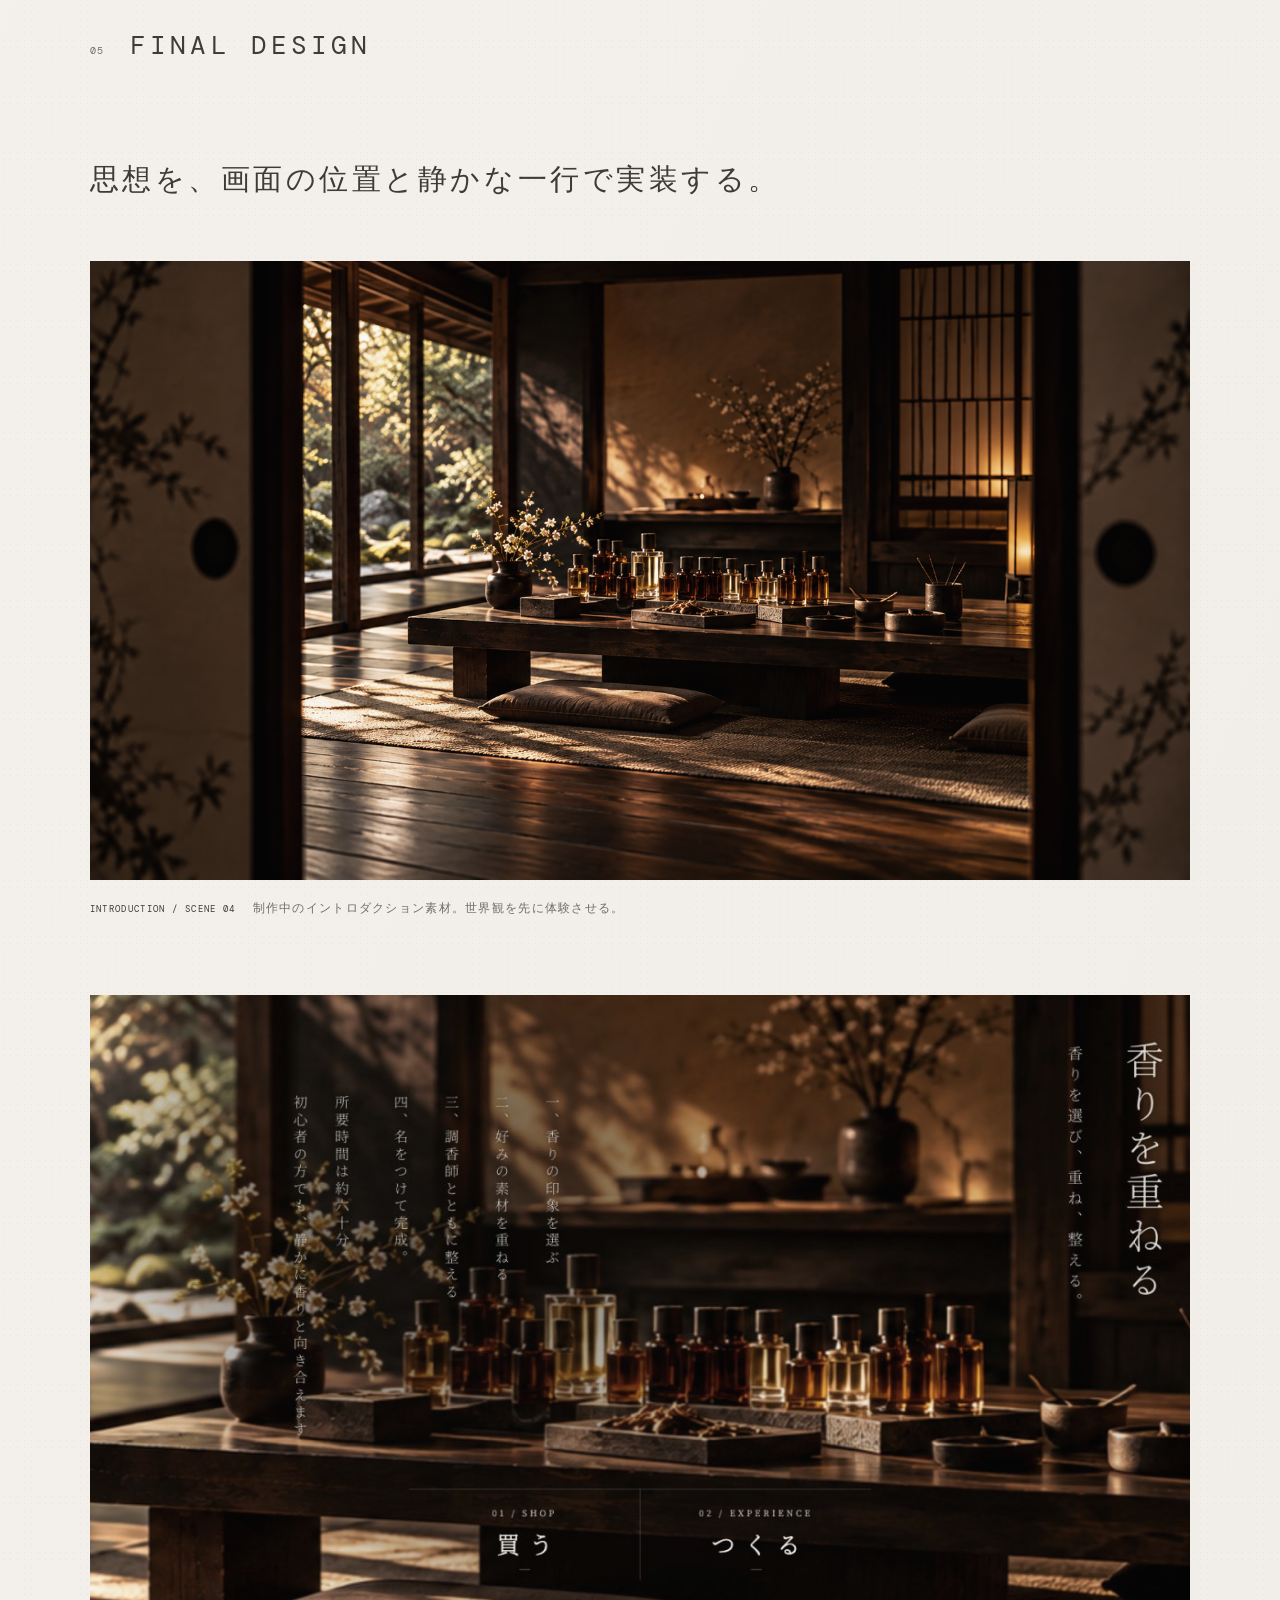
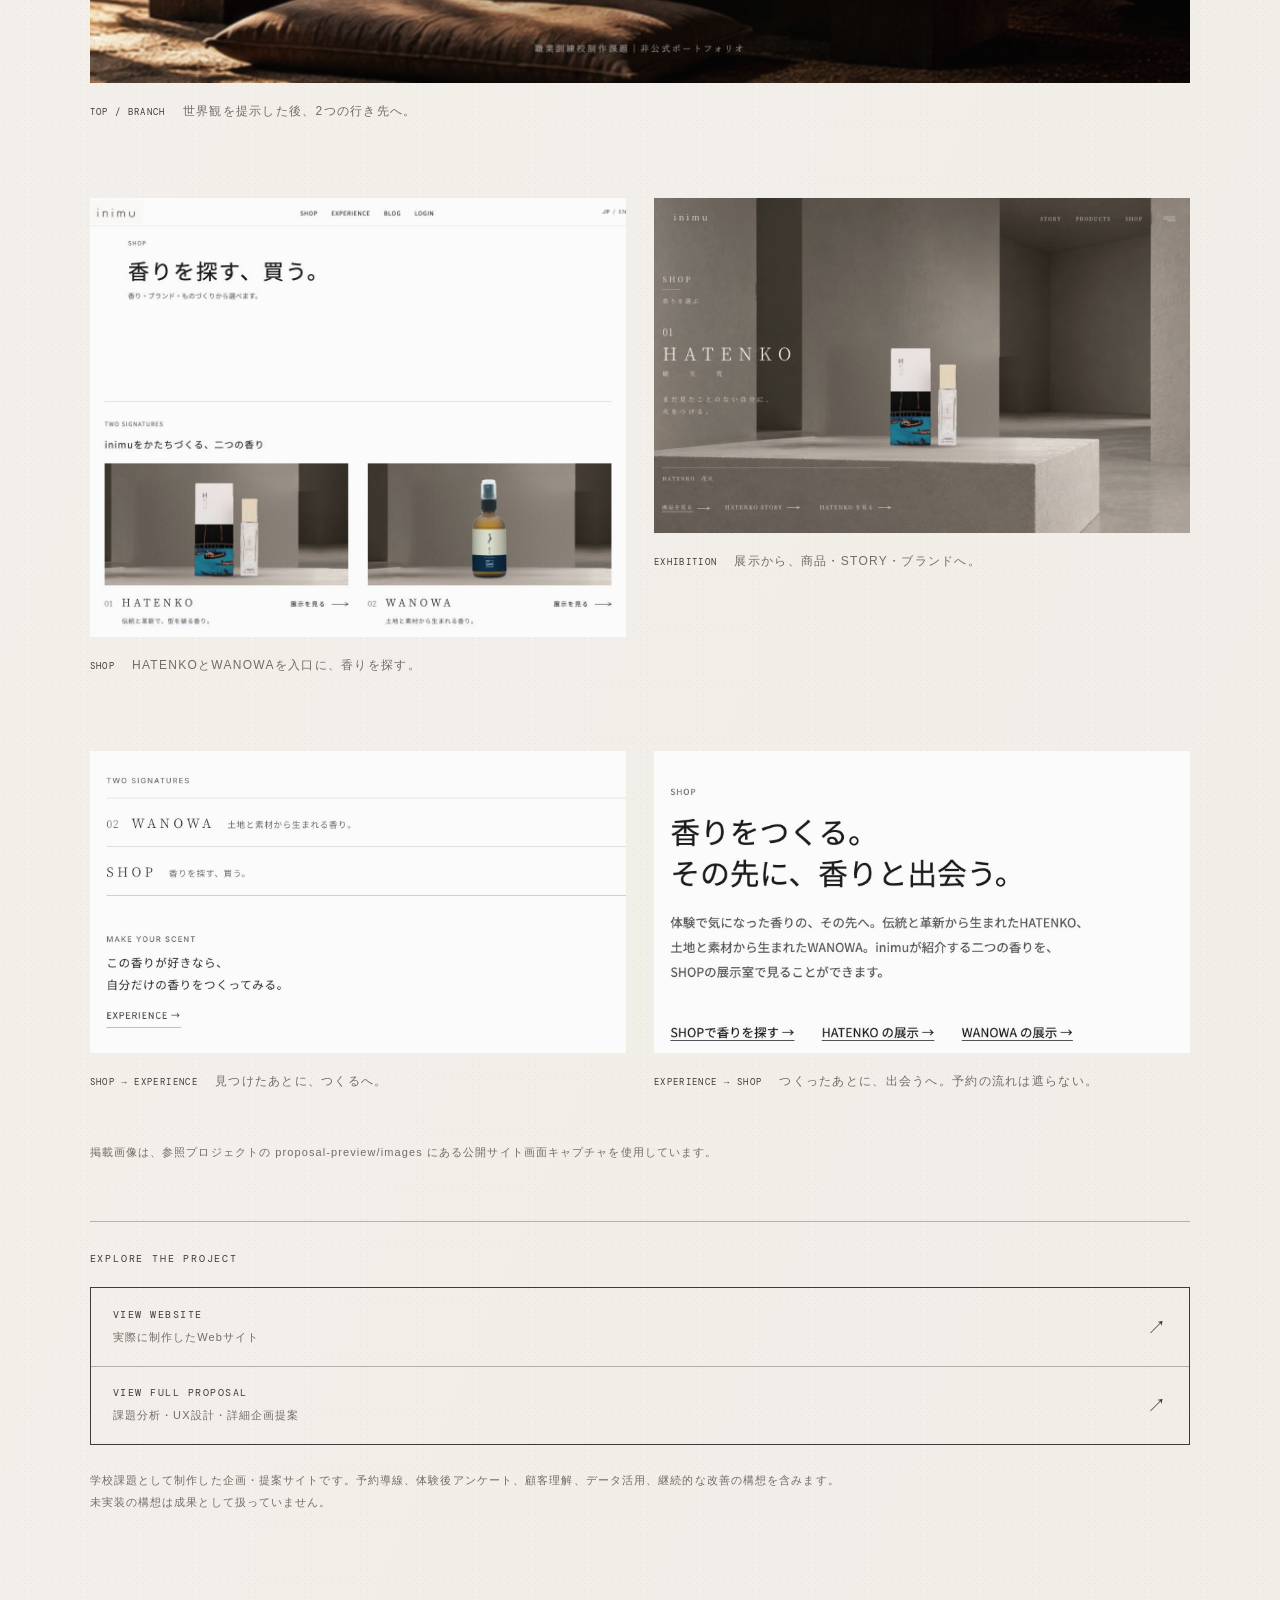
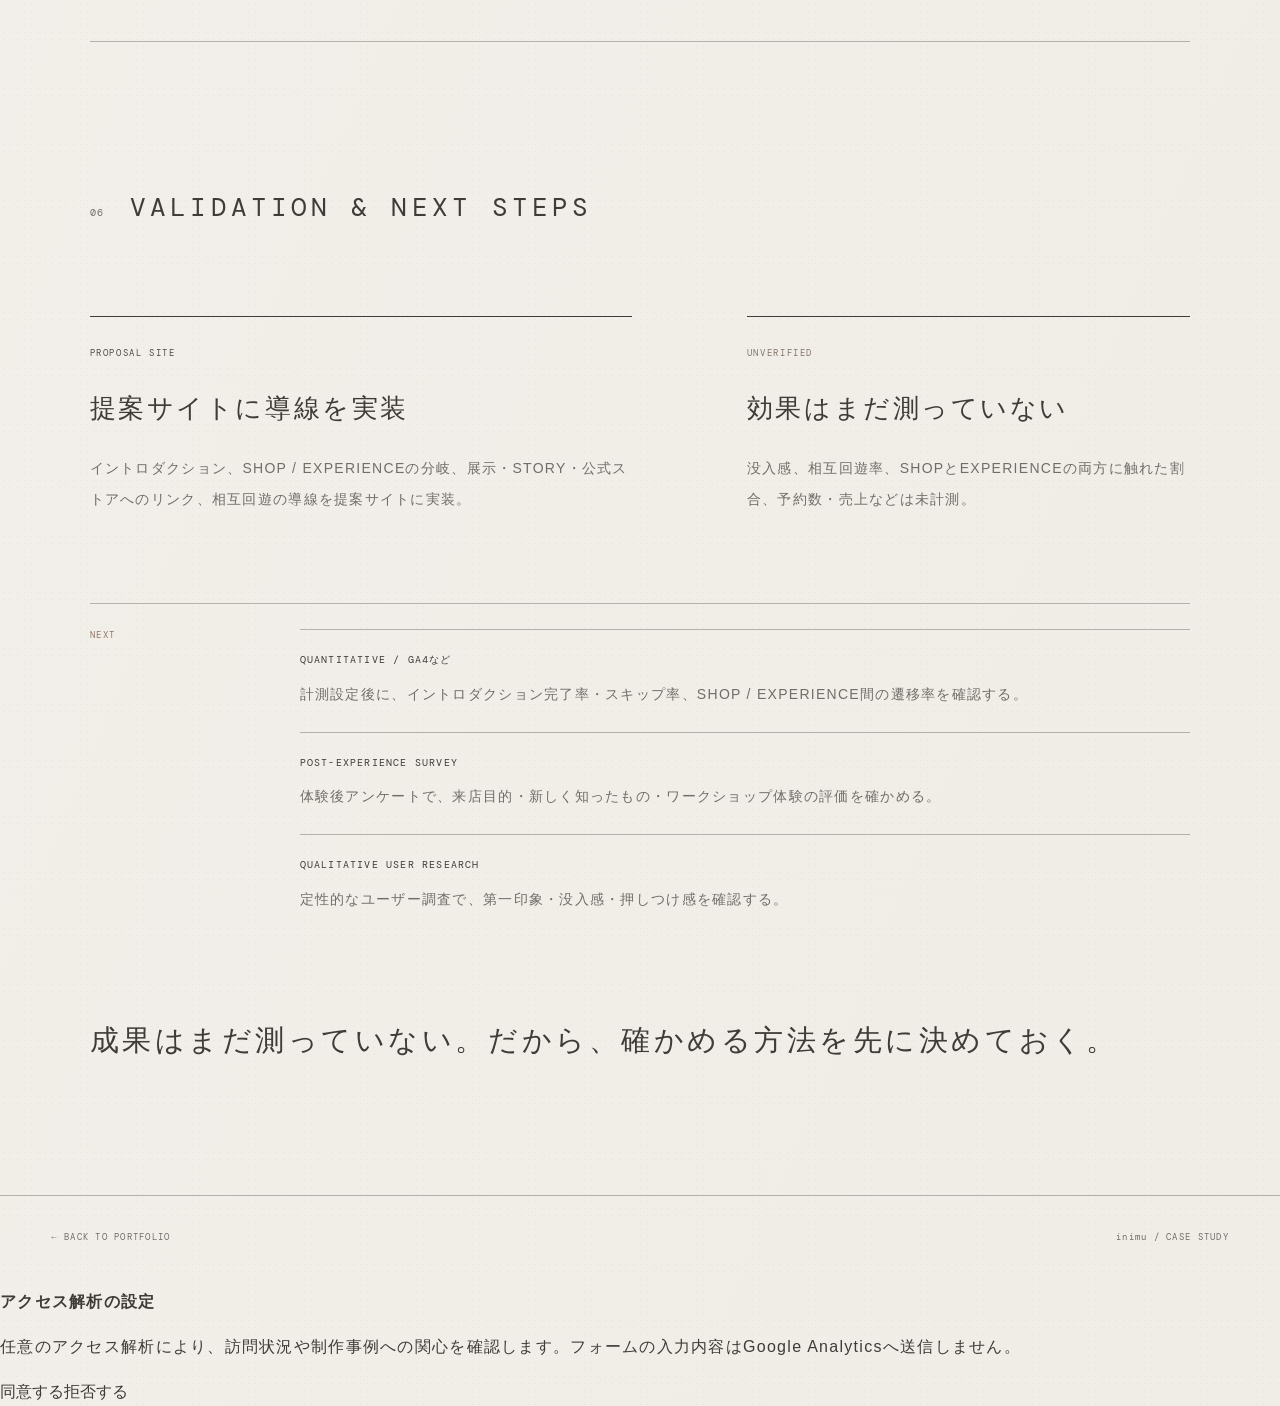
<file: inimu.html>
<!doctype html>
<html lang="ja">
<head>
  <meta charset="utf-8">
  <meta name="viewport" content="width=device-width, initial-scale=1">
  <meta name="description" content="inimu Web Experience Redesign — ポートフォリオ詳細">
  <title>the path… — inimu / Web Experience Redesign</title>
  <link rel="stylesheet" href="inimu.css">
  <script defer src="inimu.js"></script>
  <script defer src="analytics-consent.js"></script>
</head>
<body>
  <header class="detail-header">
    <a class="wordmark" href="./index.html">the path…</a>
    <nav aria-label="ページナビゲーション">
      <a href="./index.html#work" data-i18n="back">BACK TO WORK</a>
      <span class="header-rule" aria-hidden="true"></span>
      <button class="locale is-active" type="button" data-lang="ja" aria-pressed="true">JP</button>
      <span>/</span>
      <button class="locale" type="button" data-lang="en" aria-pressed="false">EN</button>
    </nav>
  </header>

  <main>
    <section class="detail-hero" id="overview" aria-labelledby="page-title">
      <div class="hero-info">
        <p class="section-label">STUDENT PROJECT / 01</p>
        <p class="hero-title">inimu</p>
        <p class="hero-kicker" data-i18n="heroKicker">Web Experience Redesign</p>
        <h1 id="page-title" data-i18n="heroStatementShort">選択する前に、<br>世界観に引き込む。</h1>
        <p class="status-note"><span class="tag fact">CASE STUDY</span> <span data-i18n="overviewFact">企画提案書と公開サイトをもとにした、非公式の改善提案</span></p>
      </div>
      <figure class="hero-image"><img src="assets/inimu.jpg" alt="木造の空間に掛かる白い暖簾"></figure>
    </section>

    <section class="case-section overview-section" aria-labelledby="overview-title">
      <div class="section-heading"><span>01</span><h2 id="overview-title">PROJECT OVERVIEW</h2></div>
      <div class="overview-grid">
        <div><p class="kicker" data-i18n="overviewLeadLabel">PROJECT</p><p class="large-copy" data-i18n="overviewLead">浅草のフレグランス体験ブランド inimu のWeb体験再設計。</p></div>
        <dl class="fact-list">
          <div><dt data-i18n="fieldPurpose">PURPOSE</dt><dd data-i18n="purpose">体験の価値を伝え、予約につながる導線をつくる</dd></div>
          <div><dt>FOCUS</dt><dd data-i18n="focus">ブランド体験の演出 / SHOP・EXPERIENCEの相互回遊</dd></div>
          <div><dt>STATUS</dt><dd data-i18n="status">公開サイトで実装済み。効果は未検証。</dd></div>
          <div><dt>ROLE</dt><dd data-i18n="role">企画、リサーチ、情報設計、UIデザイン、実装</dd></div>
        </dl>
      </div>
      <p class="source-note" data-i18n="sourceNote">記載内容は、既存の企画提案書・公開サイト・リポジトリ内資料で確認できた範囲に限定しています。</p>
    </section>

    <section class="case-section" aria-labelledby="research-title">
      <div class="section-heading"><span>02</span><h2 id="research-title">RESEARCH &amp; INSIGHT</h2></div>
      <div class="split-grid research-grid">
        <div class="evidence-block"><span class="tag fact">FACT / OBSERVATION</span><h3 data-i18n="researchFactTitle">旧サイトで確認できたこと</h3><p data-i18n="researchFact">商品・体験・素材・地域・職人など、伝える価値が複数あった。提案書では、SHOPとEXPERIENCEの間に、もう一方へ進む入口が少ないと整理されている。</p></div>
        <div class="evidence-block"><span class="tag insight">INSIGHT / UX HYPOTHESIS</span><h3 data-i18n="researchInsightTitle">主役になった目的の外側へ、自然に気づけるか。</h3><p data-i18n="researchInsight">図と地は、見る対象と背景の関係を捉える知覚心理学の考え方。SHOPを目的に訪れた人にはSHOPが図となり、EXPERIENCEは地になりやすい可能性がある。</p><p data-i18n="researchInsightSecond">逆の場合も同じ。そこで、目的を達成した後にもう一方の価値へ気づける、控えめな導線を考えた。</p></div>
      </div>
      <p class="quiet-note" data-i18n="researchNote">旧サイトの確認内容と、そこからの分析・仮説を分けて記載しています。実物の旧サイト画面や当時のワイヤーフレームは再現していません。</p>
    </section>

    <section class="case-section iteration-section" aria-labelledby="iteration-title">
      <div class="section-heading"><span>03</span><h2 id="iteration-title">DESIGN ITERATION</h2></div>
      <div class="iteration-intro"><span class="tag decision">DESIGN DECISION</span><h3 data-i18n="iterationTitle">選択より先に、inimuの世界観へ引き込む。</h3><p data-i18n="iterationText">2ドア案を廃止した理由は、クリック導線の改善だけではない。情報や目的を選ぶ前に強い第一印象をつくり、訪問者をinimuの世界へ引き込むために、イントロダクションを先に置いた。</p></div>
      <div class="iteration-compare" aria-label="Initial concept and final design comparison">
        <article class="iteration-option"><span class="tag concept">INITIAL CONCEPT / 初期案</span><h3>TOP</h3><div class="option-path"><strong>TOP</strong><i aria-hidden="true">→</i><strong>SHOP / EXPERIENCE</strong></div><p data-i18n="initialConceptNote">制作途中に検討した案。最初に2つのドアから目的を選ばせる。</p></article>
        <article class="iteration-option iteration-option--final"><span class="tag decision">FINAL DESIGN / 最終案</span><h3>INTRODUCTION</h3><div class="option-path"><strong>INTRODUCTION</strong><i aria-hidden="true">→</i><strong>SHOP / EXPERIENCE</strong></div><p data-i18n="finalDesignNote">世界観を体験した後に、目的に応じて分岐する。公開サイトで実装済み。</p></article>
      </div>
      <p class="tagged-note"><span class="tag hypothesis">HYPOTHESIS</span> <span data-i18n="iterationHypothesis">イントロダクションによる没入感の向上や、その後の行動変化は未検証。</span></p>
    </section>

    <section class="case-section ia-section" aria-labelledby="ia-title">
      <div class="section-heading"><span>04</span><h2 id="ia-title">UX &amp; INFORMATION ARCHITECTURE</h2></div>
      <div class="ia-intro"><p class="large-copy" data-i18n="iaLead">ブランド体験の演出と、相互回遊の設計を分けて考える。</p><p data-i18n="iaText">イントロダクションは、inimuの世界へ引き込むための演出。SHOP / EXPERIENCEの導線は、目的を果たしたあとに別の価値へ気づけるようにするためのUX設計。</p></div>
      <div class="ia-diagram" role="img" aria-label="INTRODUCTIONからSHOPとEXPERIENCEへ分岐し、相互回遊する情報設計">
        <svg class="ia-map" viewBox="0 0 760 340" preserveAspectRatio="xMidYMid meet" aria-hidden="true">
          <defs><marker id="ia-arrow" viewBox="0 0 6 6" refX="5" refY="3" markerWidth="5" markerHeight="5" orient="auto"><path d="M0 0L6 3L0 6" fill="none" stroke="#3e3b38" stroke-width="1.2"/></marker></defs>
          <g class="ia-lines" fill="none" stroke="currentColor" stroke-width="1.2" stroke-linecap="square" stroke-linejoin="miter">
            <path d="M380 92V142M380 142H190V190M380 142H570V190"/>
            <path d="M190 252C190 300 570 300 570 252" marker-end="url(#ia-arrow)"/>
            <path d="M570 252C570 286 190 286 190 252" marker-end="url(#ia-arrow)"/>
          </g>
          <g class="ia-svg-node">
            <rect x="255" y="38" width="250" height="54"/>
            <rect x="70" y="190" width="240" height="62"/>
            <rect x="450" y="190" width="240" height="62"/>
          </g>
          <g class="ia-svg-labels" text-anchor="middle">
            <text x="380" y="62">INTRODUCTION</text><text x="380" y="81" data-i18n="introNode">世界観への没入</text>
            <text x="190" y="218">SHOP</text><text x="190" y="239" data-i18n="shopNode">香りを選ぶ</text>
            <text x="570" y="218">EXPERIENCE</text><text x="570" y="239" data-i18n="experienceNode">香りをつくる</text>
          </g>
        </svg>
        <p class="ia-loop"><span aria-hidden="true">↔</span> <span data-i18n="loopText">相互発見・新しい回遊</span></p>
        <p class="ia-skip-note"><span>SKIP INTRO</span> <span data-i18n="skipIntroNote">イントロダクションはスキップ可能。目的が明確な訪問者は、すぐにSHOP / EXPERIENCEへ進める。</span></p>
      </div>
      <div class="role-grid"><div><span class="tag decision">BRAND EXPERIENCE</span><p data-i18n="brandRole">映像・情景・テキストで、最初の接点をブランド体験として演出する。</p></div><div><span class="tag decision">UX DESIGN</span><p data-i18n="uxRole">SHOPからEXPERIENCE、EXPERIENCEからSHOPへ、次の発見を静かな一行で示す。</p></div></div>
    </section>

    <section class="case-section final-section" aria-labelledby="final-title">
      <div class="section-heading"><span>05</span><h2 id="final-title">FINAL DESIGN</h2></div>
      <p class="large-copy" data-i18n="finalLead">思想を、画面の位置と静かな一行で実装する。</p>
      <div class="screen-grid">
        <figure class="screen screen-wide intro-screen"><img src="assets/inimu/scene-04-atelier-final.png" alt="制作中のイントロダクション映像に使用されたScene 04の画面素材"><figcaption><b>INTRODUCTION / SCENE 04</b><span data-i18n="screenIntro">制作中のイントロダクション素材。世界観を先に体験させる。</span></figcaption></figure>
        <figure class="screen screen-wide top-screen"><img src="assets/inimu/site-top-choice.jpg" alt="イントロダクション後のSHOPとEXPERIENCE選択画面"><figcaption><b>TOP / BRANCH</b><span data-i18n="screenTop">イントロダクションの後に、SHOP / EXPERIENCEへ分岐する。</span></figcaption></figure>
        <figure class="screen"><img src="assets/inimu/site-shop-signatures.jpg" alt="SHOPトップのTWO SIGNATURES"><figcaption><b>SHOP</b><span data-i18n="screenShop">HATENKOとWANOWAを入口に、香りを探す。</span></figcaption></figure>
        <figure class="screen"><img src="assets/inimu/site-exhibition-hatenko.jpg" alt="HATENKOの展示室"><figcaption><b>EXHIBITION</b><span data-i18n="screenExhibition">展示から、商品・STORY・ブランドへ。</span></figcaption></figure>
        <figure class="screen loop-screen"><img src="assets/inimu/site-shop-to-experience.jpg" alt="SHOPからEXPERIENCEへの導線"><figcaption><b>SHOP → EXPERIENCE</b><span data-i18n="screenShopToExp">見つけたあとに、つくるへ。</span></figcaption></figure>
        <figure class="screen loop-screen"><img src="assets/inimu/site-experience-to-shop.jpg" alt="EXPERIENCEからSHOPへの導線"><figcaption><b>EXPERIENCE → SHOP</b><span data-i18n="screenExpToShop">つくったあとに、出会うへ。予約の流れは遮らない。</span></figcaption></figure>
      </div>
      <p class="source-note" data-i18n="finalNote">掲載画像は画面キャプチャと制作中のScene 04素材です。実際の操作体験は公開サイトで確認できます。</p>
      <div class="project-explore" aria-labelledby="explore-project-title">
        <p class="explore-label" id="explore-project-title">EXPLORE THE PROJECT</p>
        <div class="explore-links">
          <a href="https://jasminbb564bb-cell.github.io/inimu-workshop/" target="_blank" rel="noopener noreferrer" data-analytics-event="view_inimu_website" data-analytics-location="inimu_website">
            <span class="explore-link-copy"><strong data-i18n="liveSite">VIEW WEBSITE</strong><small data-i18n="liveSiteNote">実際に制作したWebサイト</small></span><span class="explore-arrow" aria-hidden="true">↗</span>
          </a>
          <a href="https://jasminbb564bb-cell.github.io/inimu-workshop/proposal-preview/" target="_blank" rel="noopener noreferrer" data-analytics-event="view_inimu_proposal" data-analytics-location="inimu_proposal">
            <span class="explore-link-copy"><strong data-i18n="fullProposal">VIEW FULL PROPOSAL</strong><small data-i18n="fullProposalNote">課題分析・UX設計・詳細企画提案</small></span><span class="explore-arrow" aria-hidden="true">↗</span>
          </a>
        </div>
        <p class="explore-note" data-i18n="exploreNote">学校課題として制作した企画・提案サイトです。予約導線、体験後アンケート、顧客理解、データ活用、継続的な改善の構想を含みます。未実装の構想は成果として扱っていません。</p>
      </div>
    </section>

    <section class="case-section validation-section" aria-labelledby="validation-title">
      <div class="section-heading"><span>06</span><h2 id="validation-title">VALIDATION &amp; NEXT STEPS</h2></div>
      <div class="validation-grid">
        <div><span class="tag fact">PROPOSAL SITE</span><h3 data-i18n="implementedTitle">提案サイトに導線を実装</h3><p data-i18n="implementedText">イントロダクション、SHOP / EXPERIENCEの分岐、展示・STORY・公式ストアへのリンク、相互回遊の導線を提案サイトに実装。</p></div>
        <div><span class="tag hypothesis">UNVERIFIED</span><h3 data-i18n="unverifiedTitle">効果はまだ測っていない</h3><p data-i18n="unverifiedText">没入感、相互回遊率、SHOPとEXPERIENCEの両方に触れた割合、予約数・売上などは未計測。</p></div>
      </div>
      <div class="next-steps"><span class="tag next">NEXT</span><div class="validation-plans"><div><b>QUANTITATIVE / GA4など</b><p data-i18n="nextOne">計測設定後に、イントロダクション完了率・スキップ率、SHOP / EXPERIENCE間の遷移率を確認する。</p></div><div><b>POST-EXPERIENCE SURVEY</b><p data-i18n="nextThree">体験後アンケートで、来店目的・新しく知ったもの・ワークショップ体験の評価を確かめる。</p></div><div><b>QUALITATIVE USER RESEARCH</b><p data-i18n="nextFour">定性的なユーザー調査で、第一印象・没入感・押しつけ感を確認する。</p></div></div></div>
      <p class="closing-line" data-i18n="closing">成果はまだ測っていない。だから、確かめる方法を先に決めておく。</p>
    </section>
  </main>
  <footer class="detail-footer"><a href="./index.html">← BACK TO PORTFOLIO</a><span>inimu / CASE STUDY</span></footer>
  <script>
    (() => {
      const editorial = {
        ja: {
          overviewFact: '学校課題を基にした、非公式の提案プロジェクト',
          role: '企画、リサーチ、情報設計、UIデザイン、実装',
          overviewLead: '浅草のフレグランスショップ inimu の、Webサイト情報設計とマーケティング再設計。',
          purpose: 'ワークショップの予約数向上という依頼課題を起点に、物販・体験・ブランドの関係を整理する',
          focus: 'INTRODUCTION / SHOP / EXPERIENCEの情報構造と相互回遊',
          status: '提案サイトを制作。施策の効果は未検証。',
          sourceNote: '学校課題を基にした非公式の提案制作です。検討途中で対象サイトがリニューアルされたため、旧サイトの観察と、その後に制作した提案サイトを分けて記載しています。月間来客数・客単価など、出典を確認できない数値は掲載していません。',
          researchFactTitle: '調査・確認できたこと',
          researchFact: '物販、ワークショップ、素材、地域、職人など、inimuには複数の価値がある。旧サイトの観察では、SHOPとEXPERIENCEの間を行き来する入口は限られていた。',
          researchFactNote: 'ここで述べているのは、提案書と当時確認できたサイト情報に基づく観察です。予約離脱の原因や数値的な傾向を示すものではありません。',
          researchInsightTitle: '目的を果たしたあと、別の価値にも自然に出会えるか。',
          researchInsight: '予約導線だけを整えても、ワークショップで得られる体験の価値が伝わらなければ、予約行動にはつながりにくい可能性がある。',
          researchInsightSecond: '訪問目的に合う情報を先に提示しながら、まだ知らなかった商品や体験にも気づける構造が必要だと考えた。',
          researchInsightNote: 'これは調査事実ではなく、観察から導いたUX仮説です。予約数・購買・ページ遷移の改善効果を検証したものではありません。',
          researchNote: '旧サイトの観察結果と、そこから導いたUX仮説・設計判断を区別しています。初期デザイン案は提案者自身の検討案であり、旧サイトの観察結果ではありません。予約離脱の原因や改善効果は未検証です。',
          liveSite: 'VIEW WEBSITE', liveSiteNote: '実際に制作したWebサイト', fullProposal: 'VIEW FULL PROPOSAL', fullProposalNote: '課題分析・UX設計・詳細企画提案',
          exploreNote: '学校課題として制作した企画・提案サイトです。予約導線、体験後アンケート、顧客理解、データ活用、継続的な改善の構想を含みます。未実装の構想は成果として扱っていません。'
        },
        en: {
          overviewFact: 'An unofficial proposal project based on a school assignment',
          role: 'Planning, research, information architecture, UI design, and implementation',
          overviewLead: 'Information architecture and marketing redesign for inimu, a fragrance shop in Asakusa.',
          purpose: 'Starting from the brief to increase workshop reservations, clarify the roles of retail, experience, and brand.',
          focus: 'INTRODUCTION / SHOP / EXPERIENCE information structure and cross-discovery',
          status: 'Proposal site produced. Effects remain unverified.',
          sourceNote: 'This is an unofficial proposal based on a school assignment. The subject site was renewed during the project, so observations of the previous site are separated from the proposal site created afterward. No monthly visitor or average-spend figures are included without a verifiable source.',
          researchFactTitle: 'What the research and review confirmed',
          researchFact: 'inimu had several values to communicate: retail, workshops, materials, place, and makers. In the previous-site review, pathways between SHOP and EXPERIENCE were limited.',
          researchFactNote: 'These are observations based on the proposal and the site available at the time—not evidence of reservation drop-off or quantified behavior.',
          researchInsightTitle: 'After fulfilling an initial purpose, can visitors discover another value naturally?',
          researchInsight: 'Improving the reservation path alone may not lead to action if the value of the workshop experience is not communicated clearly.',
          researchInsightSecond: 'The structure should answer the visitor’s immediate purpose while allowing products or experiences they did not yet know about to surface.',
          researchInsightNote: 'This is a UX hypothesis derived from observation, not a measured result. No improvement in reservations, purchases, or page transitions has been verified.',
          researchNote: 'Previous-site observations are separated from the UX hypotheses and design judgments derived from them. The initial design concept was the proposer’s own exploration, not an observation of the previous site. Reservation drop-off and improvement effects remain unverified.',
          liveSite: 'VIEW WEBSITE', liveSiteNote: 'The website produced for this project', fullProposal: 'VIEW FULL PROPOSAL', fullProposalNote: 'Brief analysis, UX design, and detailed proposal',
          exploreNote: 'This is a proposal site created as a school project. The full proposal includes reservation-flow considerations, post-experience surveys, customer understanding, data use, and continuous-improvement ideas. Unimplemented ideas are not presented as outcomes.'
        }
      };
      const applyEditorial = () => {
        const lang = document.documentElement.lang === 'en' ? 'en' : 'ja';
        Object.entries(editorial[lang]).forEach(([key, value]) => document.querySelectorAll(`[data-i18n="${key}"]`).forEach(el => { el.innerHTML = value; }));
      };
      window.addEventListener('DOMContentLoaded', () => { applyEditorial(); document.querySelectorAll('.locale').forEach(btn => btn.addEventListener('click', () => setTimeout(applyEditorial, 0))); });
    })();
  </script>
</body>
</html>
</file>
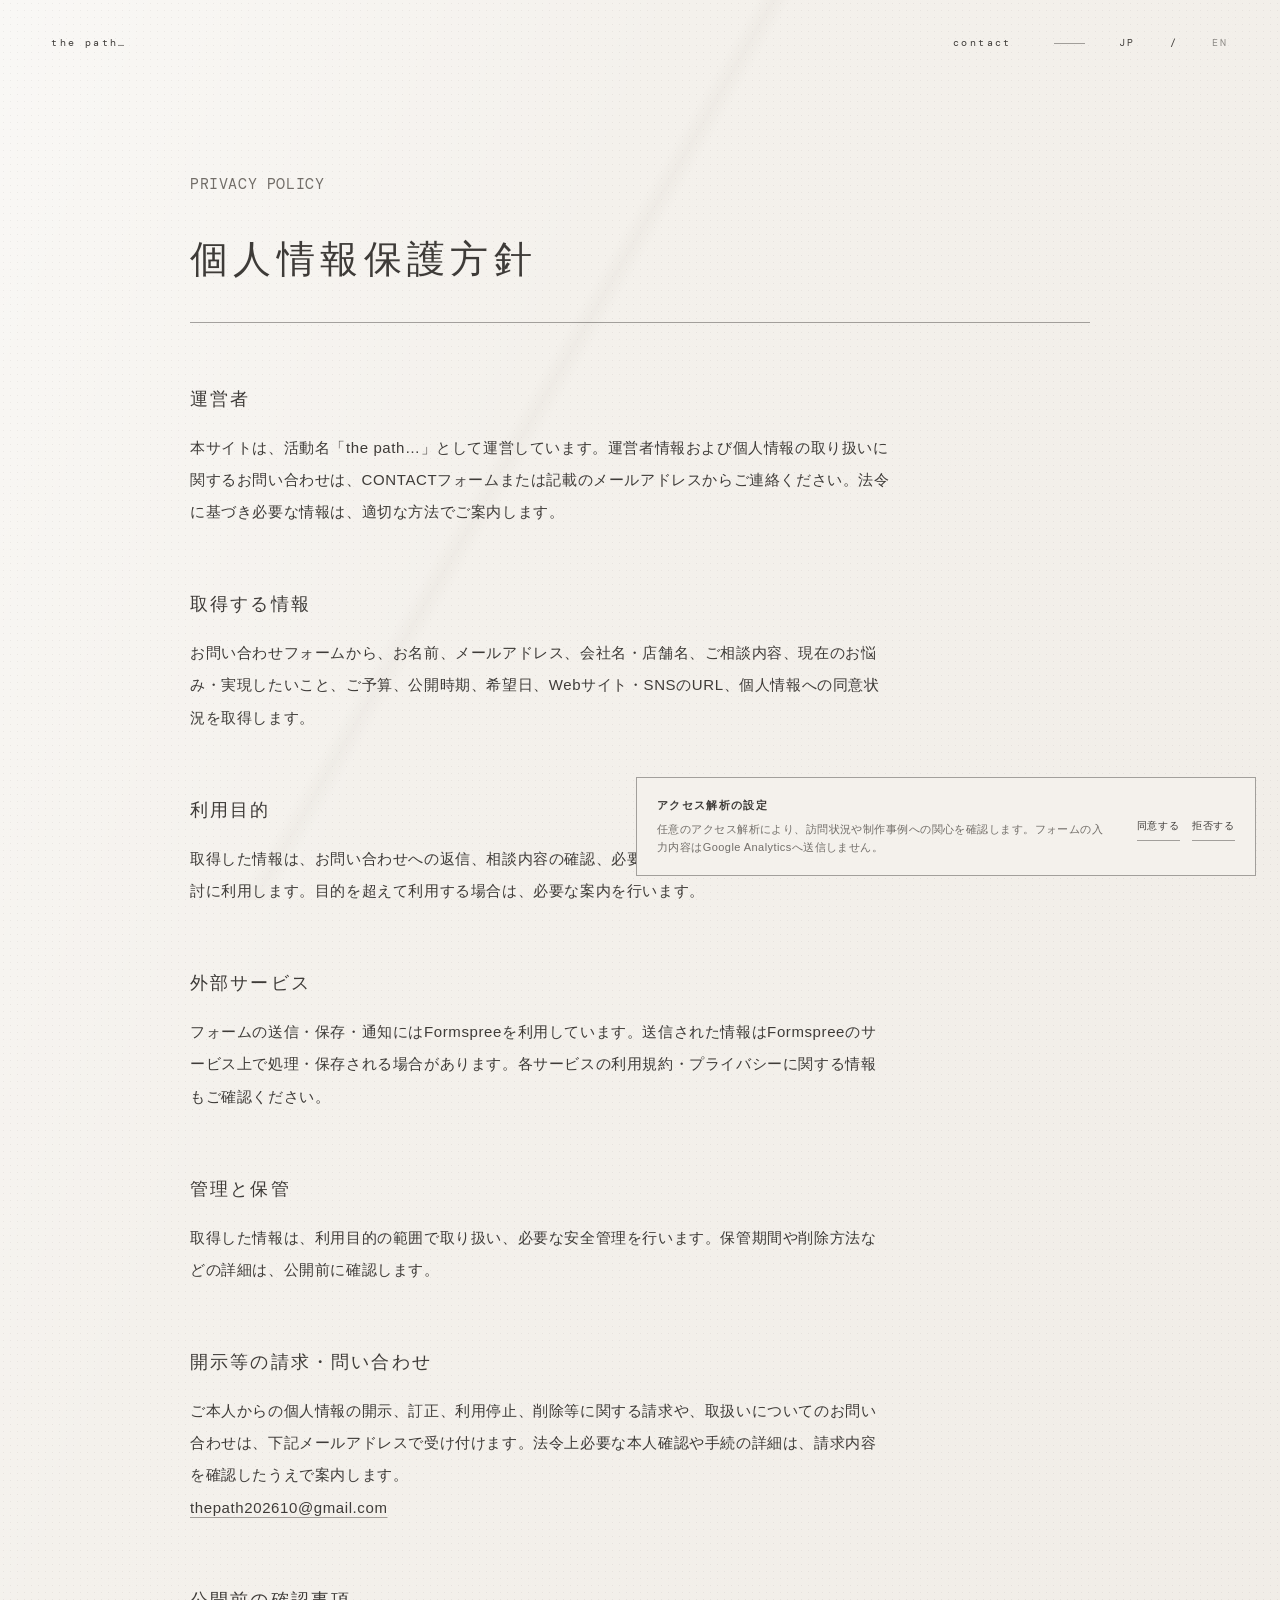
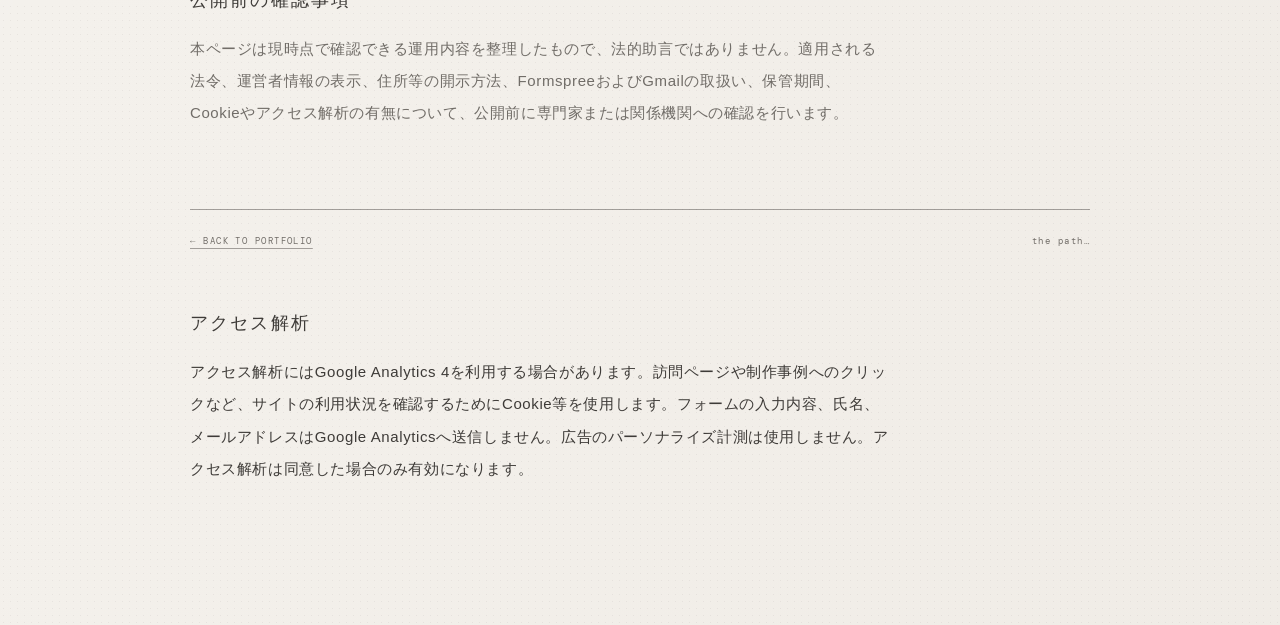
<file: privacy.html>
<!doctype html>
<html lang="ja">
<head>
  <meta charset="utf-8">
  <meta name="viewport" content="width=device-width, initial-scale=1">
  <meta name="description" content="Privacy Policy / 個人情報保護方針">
  <title>Privacy Policy / the path…</title>
  <link rel="stylesheet" href="styles.css">
  <script defer src="analytics-consent.js"></script>
  <style>
    .policy { width:86%; max-width:900px; margin:120px auto 140px; }
    .policy-header { border-bottom:1px solid var(--line); padding-bottom:34px; }
    .policy-index { margin:0; color:var(--muted); font:400 9px/1 "DM Mono",monospace; letter-spacing:.18em; }
    .policy h1 { margin-top:30px; font-size:clamp(28px,3vw,42px); line-height:1.5; letter-spacing:.14em; }
    .policy h2 { margin:62px 0 18px; font-size:18px; line-height:1.6; letter-spacing:.12em; }
    .policy p,.policy li { max-width:700px; font-size:15px; line-height:2.15; letter-spacing:.04em; }
    .policy ul { padding-left:1.4em; }
    .policy a { text-decoration:underline; text-decoration-color:var(--line); text-underline-offset:4px; }
    .policy-note { color:var(--muted); }
    .policy-footer { display:flex; justify-content:space-between; margin-top:80px; padding-top:25px; border-top:1px solid var(--line); font:400 9px "DM Mono",monospace; letter-spacing:.16em; color:var(--muted); }
    @media(max-width:700px){.policy{width:auto;margin:80px 6vw 90px}.policy h1{font-size:29px}.policy h2{margin-top:48px;font-size:16px}.policy p,.policy li{font-size:15px;line-height:2.05;letter-spacing:.025em}.policy-footer{margin-top:60px;line-height:1.8}}
  </style>
</head>
<body>
  <header class="site-header"><a class="wordmark" href="./index.html">the path…</a><nav class="main-nav" aria-label="Language selector"><a href="./index.html#contact">CONTACT</a><span class="nav-rule" aria-hidden="true"></span><button class="locale is-active" type="button" data-lang="ja" aria-pressed="true">JP</button><span>/</span><button class="locale" type="button" data-lang="en" aria-pressed="false">EN</button></nav></header>
  <main class="policy">
    <header class="policy-header"><p class="policy-index">PRIVACY POLICY</p><h1 data-i18n="title">個人情報保護方針</h1></header>
    <section><h2 data-i18n="operatorTitle">運営者</h2><p data-i18n="operator">本サイトは、活動名「the path…」として運営しています。運営者情報および個人情報の取り扱いに関するお問い合わせは、CONTACTフォームまたは記載のメールアドレスからご連絡ください。法令に基づき必要な情報は、適切な方法でご案内します。</p></section>
    <section><h2 data-i18n="dataTitle">取得する情報</h2><p data-i18n="data">お問い合わせフォームから、お名前、メールアドレス、会社名・店舗名、ご相談内容、現在のお悩み・実現したいこと、ご予算、公開時期、希望日、Webサイト・SNSのURL、個人情報への同意状況を取得します。</p></section>
    <section><h2 data-i18n="purposeTitle">利用目的</h2><p data-i18n="purpose">取得した情報は、お問い合わせへの返信、相談内容の確認、必要な連絡、およびサービス改善の検討に利用します。目的を超えて利用する場合は、必要な案内を行います。</p></section>
    <section><h2 data-i18n="serviceTitle">外部サービス</h2><p data-i18n="service">フォームの送信・保存・通知にはFormspreeを利用しています。送信された情報はFormspreeのサービス上で処理・保存される場合があります。各サービスの利用規約・プライバシーに関する情報もご確認ください。</p></section>
    <section><h2 data-i18n="managementTitle">管理と保管</h2><p data-i18n="management">取得した情報は、利用目的の範囲で取り扱い、必要な安全管理を行います。保管期間や削除方法などの詳細は、公開前に確認します。</p></section>
    <section><h2 data-i18n="requestTitle">開示等の請求・問い合わせ</h2><p data-i18n="request">ご本人からの個人情報の開示、訂正、利用停止、削除等に関する請求や、取扱いについてのお問い合わせは、下記メールアドレスで受け付けます。法令上必要な本人確認や手続の詳細は、請求内容を確認したうえで案内します。</p><p><a href="mailto:thepath202610@gmail.com">thepath202610@gmail.com</a></p></section>
    <section><h2 data-i18n="legalTitle">公開前の確認事項</h2><p class="policy-note" data-i18n="legal">本ページは現時点で確認できる運用内容を整理したもので、法的助言ではありません。適用される法令、運営者情報の表示、住所等の開示方法、FormspreeおよびGmailの取扱い、保管期間、Cookieやアクセス解析の有無について、公開前に専門家または関係機関への確認を行います。</p></section>
    <footer class="policy-footer"><a href="./index.html">← BACK TO PORTFOLIO</a><span>the path…</span></footer>
    <section><h2 data-i18n="analyticsTitle">アクセス解析</h2><p data-i18n="analytics">アクセス解析にはGoogle Analytics 4を利用する場合があります。訪問ページや制作事例へのクリックなど、サイトの利用状況を確認するためにCookie等を使用します。フォームの入力内容、氏名、メールアドレスはGoogle Analyticsへ送信しません。広告のパーソナライズ計測は使用しません。アクセス解析は同意した場合のみ有効になります。</p></section>
  </main>
  <script>
    const policyCopy={ja:{title:'個人情報保護方針',operatorTitle:'運営者',operator:'本サイトは、活動名「the path…」として運営しています。運営者情報および個人情報の取り扱いに関するお問い合わせは、CONTACTフォームまたは記載のメールアドレスからご連絡ください。法令に基づき必要な情報は、適切な方法でご案内します。',dataTitle:'取得する情報',data:'お問い合わせフォームから、お名前、メールアドレス、会社名・店舗名、ご相談内容、現在のお悩み・実現したいこと、ご予算、公開時期、希望日、Webサイト・SNSのURL、個人情報への同意状況を取得します。',purposeTitle:'利用目的',purpose:'取得した情報は、お問い合わせへの返信、相談内容の確認、必要な連絡、およびサービス改善の検討に利用します。目的を超えて利用する場合は、必要な案内を行います。',serviceTitle:'外部サービス',service:'フォームの送信・保存・通知にはFormspreeを利用しています。送信された情報はFormspreeのサービス上で処理・保存される場合があります。各サービスの利用規約・プライバシーに関する情報もご確認ください。',managementTitle:'管理と保管',management:'取得した情報は、利用目的の範囲で取り扱い、必要な安全管理を行います。保管期間や削除方法などの詳細は、公開前に確認します。',requestTitle:'開示等の請求・問い合わせ',request:'ご本人からの個人情報の開示、訂正、利用停止、削除等に関する請求や、取扱いについてのお問い合わせは、下記メールアドレスで受け付けます。法令上必要な本人確認や手続の詳細は、請求内容を確認したうえで案内します。',legalTitle:'公開前の確認事項',legal:'本ページは現時点で確認できる運用内容を整理したもので、法的助言ではありません。適用される法令、運営者情報の表示、住所等の開示方法、FormspreeおよびGmailの取扱い、保管期間、Cookieやアクセス解析の有無について、公開前に専門家または関係機関への確認を行います。'},en:{title:'Privacy Policy',operatorTitle:'Operator',operator:'This site is operated under the activity name “the path…”. For inquiries about the operator or the handling of personal information, please use the CONTACT form or the email address provided. Information required by applicable law will be provided through an appropriate method.',dataTitle:'Information collected',data:'The contact form collects your name, email address, company or shop name, consultation topics, current concerns or goals, approximate budget, preferred timing, preferred date, website or social URL, and consent status.',purposeTitle:'Purpose of use',purpose:'The information is used to reply to inquiries, understand consultation details, make necessary contact, and consider service improvements. If another purpose becomes necessary, appropriate notice will be provided.',serviceTitle:'Third-party services',service:'Formspree is used to submit, store, and notify us of inquiries sent through the contact form. Submitted information may be processed or stored by Formspree. Please review Formspree’s terms and privacy information for details.',managementTitle:'Management and retention',management:'Information is handled within the scope necessary for the stated purposes, with appropriate security measures. Specific retention periods and deletion procedures will be confirmed before publication.',requestTitle:'Requests and inquiries',request:'Requests concerning access, correction, suspension of use, deletion, or the handling of personal information can be sent to the email address below. Identity verification and procedural details required by applicable law will be explained after reviewing the request.',legalTitle:'Items to confirm before publication',legal:'This page summarizes the operation currently confirmed and is not legal advice. Before publication, the applicable laws, operator disclosures, procedures for disclosing an address or other required information, Formspree and Gmail handling, retention periods, and the use of cookies or analytics will be reviewed with qualified advice or relevant authorities.'}};
    policyCopy.ja.analyticsTitle='アクセス解析'; policyCopy.ja.analytics='アクセス解析にはGoogle Analytics 4を利用する場合があります。訪問ページや制作事例へのクリックなど、サイトの利用状況を確認するためにCookie等を使用します。フォームの入力内容、氏名、メールアドレスはGoogle Analyticsへ送信しません。広告のパーソナライズ計測は使用しません。アクセス解析は同意した場合のみ有効になります。';
    policyCopy.en.analyticsTitle='Analytics'; policyCopy.en.analytics='Google Analytics 4 may be used to understand site usage, such as page views and clicks to project pages. Cookies or similar technologies may be used for this purpose. Form contents, names, and email addresses are not sent to Google Analytics. Personalized advertising measurement is not used. Analytics is enabled only after consent.';
    const applyPolicyLanguage=lang=>{document.documentElement.lang=lang;Object.entries(policyCopy[lang]).forEach(([key,value])=>document.querySelectorAll(`[data-i18n="${key}"]`).forEach(el=>el.innerHTML=value));document.querySelectorAll('.locale').forEach(btn=>{const active=btn.dataset.lang===lang;btn.classList.toggle('is-active',active);btn.setAttribute('aria-pressed',String(active));})};document.querySelectorAll('.locale').forEach(btn=>btn.addEventListener('click',()=>applyPolicyLanguage(btn.dataset.lang)));applyPolicyLanguage('ja');
  </script>
</body>
</html>
</file>
<file: styles.css>
@import url('https://fonts.googleapis.com/css2?family=DM+Mono:wght@300;400&family=Inter:wght@300;400&display=swap');

:root { --paper:#f4f1ec; --ink:#3e3b38; --muted:#716d68; --line:rgba(62,59,56,.45); }
* { box-sizing:border-box; }
html { scroll-behavior:smooth; }
body { margin:0; color:var(--ink); background:var(--paper); font-family:"Yu Gothic", "Hiragino Kaku Gothic ProN", sans-serif; font-weight:400; letter-spacing:.08em; background-image:radial-gradient(rgba(94,85,76,.08) .55px, transparent .7px), linear-gradient(112deg, rgba(255,255,255,.5), transparent 32%, rgba(217,208,198,.15)); background-size:7px 7px,100% 100%; }
body:before { content:""; position:fixed; inset:0; pointer-events:none; opacity:.22; background:linear-gradient(120deg, transparent 0 42%, rgba(118,107,95,.17) 43%, transparent 44% 67%, rgba(255,255,255,.55) 68%, transparent 70%); mix-blend-mode:multiply; }
a { color:inherit; text-decoration:none; }
.site-header { display:flex; justify-content:space-between; align-items:center; padding:38px 4vw 0; font:400 10px/1 "DM Mono", monospace; letter-spacing:.24em; position:relative; z-index:1; }
.main-nav { display:flex; align-items:center; gap:34px; text-transform:lowercase; }
.nav-disabled { color:var(--muted); opacity:.75; cursor:default; }
.nav-rule { width:31px; border-top:1px solid var(--line); margin-left:8px; }
.locale-switcher { display:flex; gap:7px; letter-spacing:.18em; }
button { color:inherit; background:none; border:0; padding:0; font:inherit; letter-spacing:inherit; cursor:pointer; }
.locale:not(.is-active) { opacity:.55; }
.hero { min-height:650px; padding:205px 0 0 11%; position:relative; }
.hero-copy { max-width:520px; }
.eyebrow { display:none; }
h1,h2,p { margin:0; font-weight:400; }
h1 { font-size:clamp(30px,3vw,45px); letter-spacing:.2em; line-height:1.45; }
.hero-lead { margin-top:25px; font-size:16px; letter-spacing:.24em; color:var(--muted); }
.discipline { margin-top:21px; font:300 14px/1.5 "DM Mono", monospace; letter-spacing:.11em; color:var(--muted); }
.discipline span { padding:0 5px; }
.scroll-cue { position:absolute; left:8%; bottom:57px; width:20px; height:66px; border-left:1px solid var(--line); font:300 18px/1 "DM Mono", monospace; }
.scroll-cue span { position:absolute; bottom:-3px; left:-6px; }
.projects { width:86%; max-width:1340px; margin:0 auto; }
.project { margin-bottom:92px; }
.project-media { margin:0; aspect-ratio:3.55/1; overflow:hidden; background:#ddd8d2; }
.project-inimu .project-media { aspect-ratio:898/367; }
.project-path .project-media { aspect-ratio:898/228; }
.project-media img { width:100%; height:100%; display:block; object-fit:cover; filter:saturate(.78) contrast(.96); }
.project-meta { position:relative; padding:28px 4px 0; min-height:170px; }
.project-index { display:flex; gap:24px; align-items:center; font:400 9px/1 "DM Mono",monospace; letter-spacing:.18em; color:var(--muted); }
.project-index i { width:34px; border-top:1px solid var(--line); }
h2 { margin-top:16px; font-size:39px; letter-spacing:.16em; line-height:1; }
.project-description { margin-top:18px; font-size:13px; line-height:2; letter-spacing:.16em; color:var(--muted); }
.project-status { margin-top:16px; font:300 13px/1.5 "DM Mono",monospace; letter-spacing:.16em; color:#5f5a55; }
.project-links { position:absolute; right:0; top:28px; width:min(250px,35%); display:flex; flex-direction:column; }
.project-links a { display:flex; align-items:center; justify-content:space-between; gap:22px; min-height:40px; padding:9px 0 10px; border-bottom:1px solid var(--line); color:var(--ink); font:400 9px/1.4 "DM Mono",monospace; letter-spacing:.13em; }
.project-links a i { font:400 13px/1 "Yu Gothic","Hiragino Kaku Gothic ProN",sans-serif; flex:0 0 auto; }
.project-links a:hover { color:var(--muted); border-color:var(--ink); }
.about { width:86%; max-width:1340px; margin:150px auto 150px; padding-top:34px; border-top:1px solid var(--line); display:grid; grid-template-columns:minmax(250px,.85fr) minmax(0,1.15fr); column-gap:12%; }
.about-index { margin:0; font:400 9px/1 "DM Mono",monospace; letter-spacing:.18em; color:var(--muted); }
.about-heading h2 { max-width:430px; margin-top:34px; font-size:clamp(25px,2.4vw,36px); line-height:1.7; letter-spacing:.12em; }
.about-copy { max-width:620px; padding-top:30px; font-size:14px; line-height:2.35; letter-spacing:.11em; }
.about-copy p + p { margin-top:32px; }
.about-statement { margin-top:48px!important; font-size:17px; line-height:2; letter-spacing:.13em; }
.services { width:86%; max-width:1340px; margin:0 auto 150px; padding-top:34px; border-top:1px solid var(--line); display:grid; grid-template-columns:minmax(250px,.85fr) minmax(0,1.15fr); column-gap:12%; }
.services-index { margin:0; font:400 9px/1 "DM Mono",monospace; letter-spacing:.18em; color:var(--muted); }
.services-heading h2 { max-width:430px; margin-top:34px; font-size:clamp(25px,2.4vw,36px); line-height:1.7; letter-spacing:.12em; }
.services-copy { max-width:620px; padding-top:30px; font-size:14px; line-height:2.35; letter-spacing:.11em; }
.services-lead { font-size:17px; letter-spacing:.12em; }
.service-list { margin-top:44px; }
.service-item { padding:18px 0 20px; border-top:1px solid var(--line); }
.service-item:last-child { border-bottom:1px solid var(--line); }
.service-item h3 { margin:0 0 7px; font-size:15px; font-weight:400; letter-spacing:.1em; }
.service-item p { margin:0; color:var(--muted); font-size:12px; line-height:1.9; }
.services-note { margin-top:28px; color:var(--muted); font-size:12px; }
.services-analytics { margin-top:18px; color:var(--muted); font-size:12px; }
.services-contact-link { display:inline-flex; margin-top:38px; padding-bottom:8px; border-bottom:1px solid var(--line); font:400 10px/1 "DM Mono",monospace; letter-spacing:.16em; }
.services-contact-link:focus-visible { outline:1px solid var(--ink); outline-offset:7px; }
.contact { width:86%; max-width:1340px; margin:0 auto 110px; padding-top:34px; border-top:1px solid var(--line); display:grid; grid-template-columns:minmax(250px,.85fr) minmax(0,1.15fr); column-gap:12%; }
.contact-index { margin:0; font:400 9px/1 "DM Mono",monospace; letter-spacing:.18em; color:var(--muted); }
.contact-heading h2 { max-width:430px; margin-top:34px; font-size:clamp(28px,3vw,43px); line-height:1.65; letter-spacing:.12em; }
.contact-title-line { white-space:nowrap; }
.contact-copy { max-width:620px; padding-top:34px; font-size:14px; line-height:2.35; letter-spacing:.11em; }
.contact-copy p + p { margin-top:32px; }
.contact-link { display:inline-flex; align-items:center; gap:18px; margin-top:48px; padding-bottom:7px; border-bottom:1px solid transparent; font:400 11px/1 "DM Mono",monospace; letter-spacing:.16em; }
.contact-link i { font-style:normal; transition:transform .35s ease; }
.contact-email { margin-top:18px!important; font:300 11px/1.5 "DM Mono",monospace; letter-spacing:.08em; color:var(--muted); user-select:text; }
.contact-form { margin-top:72px; padding-top:28px; border-top:1px solid var(--line); }
.form-honeypot { position:absolute; left:-9999px; width:1px; height:1px; opacity:0; }
.form-field { margin:0 0 28px; }
.form-field label,.form-field legend,.consent { display:flex; align-items:baseline; gap:10px; font-size:12px; letter-spacing:.1em; }
.form-field legend { padding:0; }
.form-field em,.form-field small,.consent em { font:300 9px/1 "DM Mono",monospace; color:var(--muted); font-style:normal; letter-spacing:.08em; }
.form-field em { color:var(--ink); }
.form-hint { display:block; margin-top:8px; color:var(--muted); font-size:11px; line-height:1.8; letter-spacing:.08em; }
.form-field input:not([type="checkbox"]),.form-field textarea,.form-field select { width:100%; margin-top:11px; padding:10px 0; border:0; border-bottom:1px solid var(--line); border-radius:0; color:var(--ink); background:transparent; font:400 13px/1.7 inherit; letter-spacing:.08em; outline:none; }
.form-field textarea { resize:vertical; min-height:105px; }
.form-field select { appearance:none; background:linear-gradient(45deg,transparent 50%,var(--ink) 50%) calc(100% - 7px) 50%/5px 5px no-repeat,linear-gradient(135deg,var(--ink) 50%,transparent 50%) calc(100% - 3px) 50%/5px 5px no-repeat; }
.form-field input:focus,.form-field textarea:focus,.form-field select:focus { border-bottom-color:var(--ink); }
.check-grid { display:grid; grid-template-columns:1fr 1fr; gap:13px 24px; margin-top:16px; }
.check-grid label { display:flex; align-items:flex-start; gap:9px; font-size:11px; line-height:1.7; letter-spacing:.06em; cursor:pointer; }
.check-grid input,.consent input { flex:0 0 auto; width:14px; height:14px; margin:3px 0 0; accent-color:var(--ink); }
.form-row { display:grid; grid-template-columns:1fr 1fr; gap:32px; }
.date-input:not([hidden]) { display:block; }
.consent { margin-top:8px; cursor:pointer; }
.privacy-consent-link { color:inherit; text-decoration:underline; text-decoration-color:var(--line); text-underline-offset:4px; }
.form-submit { margin-top:34px; padding:0 0 8px; border:0; border-bottom:1px solid var(--line); color:var(--ink); background:transparent; font:300 10px/1.5 "DM Mono",monospace; letter-spacing:.14em; cursor:pointer; }
.form-submit:disabled { color:var(--muted); cursor:wait; }
.form-status { min-height:1.8em; margin-top:18px!important; font-size:11px; color:var(--muted); }
.site-footer { display:flex; justify-content:space-between; padding:35px 4vw 40px; font:400 9px "DM Mono",monospace; color:var(--muted); letter-spacing:.18em; }
.analytics-consent { position:fixed; right:24px; bottom:24px; z-index:20; display:flex; align-items:center; gap:24px; width:min(620px,calc(100vw - 48px)); padding:18px 20px; border:1px solid var(--line); background:var(--paper); color:var(--ink); font-size:11px; line-height:1.7; letter-spacing:.04em; }
.analytics-consent[hidden] { display:none; }
.analytics-consent strong { display:block; font-size:11px; letter-spacing:.12em; }
.analytics-consent p { margin:5px 0 0; color:var(--muted); }
.analytics-consent-actions { display:flex; flex:0 0 auto; gap:12px; }
.analytics-consent button { padding:7px 0; border:0; border-bottom:1px solid var(--line); background:transparent; color:var(--ink); font:400 10px/1.4 "DM Mono",monospace; letter-spacing:.08em; cursor:pointer; }
.analytics-settings { position:fixed; right:24px; bottom:20px; z-index:19; padding:5px 0; border:0; border-bottom:1px solid var(--line); background:transparent; color:var(--muted); font:400 9px/1.4 "DM Mono",monospace; letter-spacing:.08em; cursor:pointer; }
.analytics-settings[hidden] { display:none; }
@media (max-width:700px) { .analytics-consent { right:12px; bottom:12px; width:calc(100vw - 24px); display:block; padding:16px; } .analytics-consent-actions { margin-top:12px; } }
.footer-signature { letter-spacing:.12em; }
@media (max-width:700px) { .site-header { padding:24px 6vw 0; align-items:flex-start; } .wordmark { font-size:9px; } .main-nav { gap:13px; flex-wrap:wrap; justify-content:flex-end; max-width:190px; line-height:1.5; } .main-nav a,.nav-disabled { display:none; } .nav-rule { width:24px; margin-left:2px; } .hero { min-height:500px; padding:155px 8vw 0; } h1 { font-size:29px; letter-spacing:.14em; } .hero-lead { font-size:13px; line-height:2; letter-spacing:.16em; } .discipline { font-size:11px; letter-spacing:.05em; white-space:nowrap; } .scroll-cue { left:8vw; bottom:45px; height:48px; } .projects { width:auto; margin:0 6vw; } .project { margin-bottom:70px; } .project-media { aspect-ratio:1.72/1; } .project-meta { padding-top:21px; min-height:190px; } .project-index { gap:14px; font-size:8px; } h2 { font-size:29px; margin-top:17px; } .project-description { font-size:11px; line-height:2; letter-spacing:.1em; } .project-status { font-size:11px; } .project-link { position:relative; top:auto; right:auto; margin-top:26px; justify-content:flex-start; } .about { width:auto; margin:100px 6vw 90px; padding-top:25px; display:block; } .about-heading h2 { margin-top:25px; font-size:25px; line-height:1.8; letter-spacing:.08em; } .about-copy { padding-top:42px; font-size:12px; line-height:2.25; letter-spacing:.08em; } .about-copy p + p { margin-top:28px; } .about-statement { margin-top:40px!important; font-size:15px; } .contact { width:auto; margin:0 6vw 80px; padding-top:25px; display:block; } .contact-heading h2 { margin-top:25px; font-size:27px; line-height:1.8; } .contact-copy { padding-top:42px; font-size:12px; line-height:2.25; } .contact-copy p + p { margin-top:28px; } .contact-link { margin-top:40px; font-size:10px; } .contact-email { font-size:10px; letter-spacing:.04em; } .contact-form { margin-top:58px; padding-top:24px; } .check-grid,.form-row { grid-template-columns:1fr; gap:14px; } .form-field label,.form-field legend,.consent { font-size:11px; } .form-field input:not([type="checkbox"]),.form-field textarea,.form-field select { font-size:12px; } .form-submit { font-size:9px; } .site-footer { padding:15px 6vw 28px; } }
@media (min-width:701px) and (max-width:1000px) { .hero { min-height:560px; padding-top:170px; } }
@media (prefers-reduced-motion:reduce) { html { scroll-behavior:auto; } }
.project-links a:focus-visible { outline:1px solid var(--ink); outline-offset:5px; }
@media (max-width:700px) { .project-links { position:relative; top:auto; right:auto; width:100%; margin-top:22px; } .project-links a { min-height:42px; font-size:9px; } .project-links .project-link { position:static; margin-top:0; justify-content:space-between; } }
@media (max-width:700px) { .services { width:auto; margin:0 6vw 90px; padding-top:25px; display:block; }
.services-heading h2 { margin-top:25px; font-size:25px; line-height:1.8; }
.services-copy { padding-top:42px; font-size:12px; line-height:2.25; }
.services-lead { font-size:15px; }
.service-list { margin-top:32px; }
.service-item { padding:16px 0 18px; }
.service-item h3 { font-size:13px; }
.service-item p { font-size:11px; }
.services-note,.services-analytics { font-size:11px; }
.services-contact-link { margin-top:32px; } }
.contact-link:focus-visible { outline:1px solid var(--ink); outline-offset:7px; }
@media (hover:hover) and (pointer:fine) { .contact-link:hover { border-bottom-color:var(--ink); } .contact-link:hover i { transform:translate(3px,-3px); } }
@media (prefers-reduced-motion:reduce) { .contact-link i { transition:none; } }
</file>
<file: inimu.css>
@import url('https://fonts.googleapis.com/css2?family=DM+Mono:wght@300;400&display=swap');
:root{--paper:#f4f1ec;--ink:#3e3b38;--muted:#716d68;--line:rgba(62,59,56,.34);--soft:rgba(255,255,255,.42)}
*{box-sizing:border-box}html{scroll-behavior:smooth}body{margin:0;color:var(--ink);background:var(--paper);font-family:"Yu Gothic","Hiragino Kaku Gothic ProN",sans-serif;letter-spacing:.08em;line-height:1.8;background-image:radial-gradient(rgba(94,85,76,.07) .55px,transparent .7px),linear-gradient(112deg,rgba(255,255,255,.5),transparent 32%,rgba(217,208,198,.15));background-size:7px 7px,100% 100%}body:before{content:"";position:fixed;inset:0;pointer-events:none;opacity:.18;background:linear-gradient(120deg,transparent 0 42%,rgba(118,107,95,.17) 43%,transparent 44% 67%,rgba(255,255,255,.55) 68%,transparent 70%);mix-blend-mode:multiply}a{color:inherit;text-decoration:none}button{font:inherit;color:inherit;background:none;border:0;padding:0;cursor:pointer}
.detail-header{display:flex;justify-content:space-between;align-items:center;padding:38px 4vw 0;position:relative;z-index:1;font:400 10px/1 "DM Mono",monospace;letter-spacing:.2em}.detail-header nav{display:flex;align-items:center;gap:12px}.header-rule{width:34px;border-top:1px solid var(--line);margin:0 13px}.locale:not(.is-active){opacity:.5}.detail-hero{min-height:720px;padding:155px 8% 110px;display:grid;grid-template-columns:minmax(280px,.7fr) minmax(0,1.8fr);gap:7vw;align-items:center}.section-label,.kicker,.tag{font:400 9px/1.4 "DM Mono",monospace;letter-spacing:.18em;color:var(--muted)}.hero-kicker{margin:26px 0 24px;font:400 12px "DM Mono",monospace;letter-spacing:.14em;color:var(--muted)}.detail-hero h1{font-size:clamp(26px,3.1vw,45px);font-weight:400;letter-spacing:.18em;line-height:1.55}.status-note{margin-top:36px;color:var(--muted);font-size:11px;line-height:2}.hero-image{margin:0;aspect-ratio:898/367;overflow:hidden}.hero-image img{display:block;width:100%;height:100%;object-fit:cover;filter:saturate(.78) contrast(.96)}
.case-section{width:min(86%,1180px);margin:0 auto;padding:128px 0;border-top:1px solid var(--line)}.section-heading{display:flex;align-items:baseline;gap:26px;margin-bottom:70px}.section-heading>span{font:400 10px "DM Mono",monospace;color:var(--muted)}.section-heading h2{font:400 clamp(18px,2vw,27px) "DM Mono",monospace;letter-spacing:.16em}.overview-grid,.split-grid,.validation-grid{display:grid;grid-template-columns:1.1fr .9fr;gap:9vw}.large-copy{font-size:clamp(20px,2.3vw,32px);line-height:1.8;letter-spacing:.12em}.fact-list{margin:0}.fact-list div{display:grid;grid-template-columns:130px 1fr;gap:24px;border-top:1px solid var(--line);padding:16px 0}.fact-list div:last-child{border-bottom:1px solid var(--line)}.fact-list dt{font:400 9px "DM Mono",monospace;color:var(--muted);letter-spacing:.15em}.fact-list dd{margin:0;font-size:13px;line-height:1.8}.source-note,.quiet-note{margin-top:48px;color:var(--muted);font-size:11px;line-height:2;letter-spacing:.1em}.evidence-block{padding-top:22px;border-top:1px solid var(--ink)}.evidence-block h3,.iteration-intro h3,.validation-grid h3{font-size:clamp(18px,2vw,27px);font-weight:400;line-height:1.7;letter-spacing:.1em;margin:22px 0}.evidence-block p,.iteration-intro p,.validation-grid p{font-size:13px;color:var(--muted);line-height:2.2}.tag{display:inline-block}.tag.fact{color:#4f4c47}.tag.insight,.tag.decision{color:#706056}.tag.hypothesis{color:#83766b}.tag.next{color:#8c7768}.iteration-intro{max-width:760px}.iteration-flow{display:grid;grid-template-columns:1fr 45px 1fr 45px 1fr;align-items:center;margin-top:76px}.flow-step{padding:21px 5px;border-top:1px solid var(--line);min-height:140px}.flow-step--focus{border-top-color:var(--ink)}.flow-step span{font:400 9px "DM Mono",monospace;color:var(--muted);letter-spacing:.15em}.flow-step strong{display:block;margin:16px 0 5px;font:400 19px "DM Mono",monospace;letter-spacing:.08em}.flow-step p{margin:0;color:var(--muted);font-size:12px;line-height:1.9}.flow-arrow{text-align:center;font:300 21px "DM Mono",monospace;color:var(--muted)}.tagged-note{margin-top:45px;padding-top:18px;border-top:1px solid var(--line);font-size:12px;color:var(--muted)}.tagged-note .tag{margin-right:14px}
.ia-intro{display:grid;grid-template-columns:1fr 1fr;gap:9vw;align-items:start}.ia-intro>p:last-child{color:var(--muted);font-size:13px;line-height:2.2}.ia-diagram{margin:84px auto 68px;max-width:760px;text-align:center}.ia-map{display:block;width:100%;height:auto;color:var(--ink)}.ia-svg-node rect{fill:var(--soft);stroke:var(--ink);stroke-width:1}.ia-svg-labels{fill:var(--ink);font-family:"DM Mono","Yu Gothic",sans-serif;font-size:15px;letter-spacing:1px}.ia-svg-labels text[data-svg-i18n]{font-family:"Yu Gothic",sans-serif;font-size:11px;letter-spacing:1px;fill:var(--muted)}.ia-loop{margin-top:30px;font:400 12px "DM Mono",monospace;color:var(--muted);letter-spacing:.12em}.role-grid{display:grid;grid-template-columns:1fr 1fr;gap:40px}.role-grid>div{padding-top:20px;border-top:1px solid var(--line)}.role-grid p{margin-top:15px;font-size:13px;color:var(--muted)}.final-section>.large-copy{margin-bottom:55px}.screen-grid{display:grid;grid-template-columns:1fr 1fr;gap:75px 28px}.screen{margin:0}.screen-wide{grid-column:span 2}.screen img{display:block;width:100%;height:auto;filter:saturate(.75) contrast(.97)}.screen figcaption{padding-top:17px;font-size:12px;color:var(--muted);line-height:1.9}.screen figcaption b{font:400 9px "DM Mono",monospace;color:var(--ink);letter-spacing:.15em;margin-right:17px}.validation-grid{margin-bottom:75px}.validation-grid>div{padding-top:20px;border-top:1px solid var(--ink)}.next-steps{border-top:1px solid var(--line);padding-top:25px;display:grid;grid-template-columns:180px 1fr;gap:30px}.next-steps ol{margin:0;padding-left:22px;color:var(--muted);font-size:13px;line-height:2.5}.closing-line{margin:100px 0 0;font-size:clamp(20px,2.3vw,30px);letter-spacing:.12em;line-height:1.8}.detail-footer{display:flex;justify-content:space-between;padding:35px 4vw 45px;border-top:1px solid var(--line);font:400 9px "DM Mono",monospace;color:var(--muted);letter-spacing:.14em}
@media(max-width:700px){.detail-header{padding:24px 6vw 0;font-size:8px}.detail-header nav{gap:7px}.header-rule{width:20px;margin:0 5px}.detail-hero{min-height:0;padding:125px 6vw 75px;display:flex;flex-direction:column;align-items:stretch;gap:38px}.hero-kicker{font-size:10px;margin:20px 0}.detail-hero h1{font-size:25px;letter-spacing:.1em}.status-note{margin-top:25px}.hero-image{aspect-ratio:898/367}.case-section{width:auto;margin:0 6vw;padding:85px 0}.section-heading{gap:14px;margin-bottom:45px}.section-heading h2{font-size:16px;letter-spacing:.1em}.overview-grid,.split-grid,.validation-grid,.ia-intro,.role-grid{grid-template-columns:1fr;gap:40px}.large-copy{font-size:21px}.fact-list div{grid-template-columns:105px 1fr;gap:12px}.fact-list dd,.evidence-block p,.iteration-intro p,.validation-grid p{font-size:12px}.iteration-flow{grid-template-columns:1fr;gap:15px;margin-top:50px}.flow-arrow{transform:rotate(90deg);height:25px}.flow-step{min-height:0}.ia-diagram{margin:60px auto 50px}.ia-map{width:100%}.ia-svg-labels{font-size:14px}.ia-svg-labels text[data-svg-i18n]{font-size:12px}.ia-loop{font-size:11px}.screen-grid{grid-template-columns:1fr;gap:45px}.screen-wide{grid-column:auto}.screen figcaption{font-size:11px}.next-steps{grid-template-columns:1fr;gap:20px}.next-steps ol{font-size:12px;line-height:2.1}.closing-line{margin-top:75px;font-size:20px}.detail-footer{padding:25px 6vw 30px;font-size:8px;flex-direction:column;gap:12px}}
@media(prefers-reduced-motion:reduce){html{scroll-behavior:auto}}
.hero-title{margin:26px 0 6px;font:400 clamp(42px,5.2vw,72px)/1 "DM Mono",monospace;letter-spacing:.22em;color:var(--ink)}
.hero-kicker{margin:0 0 28px;font-size:11px;letter-spacing:.16em}
.detail-hero h1{max-width:8.5em;letter-spacing:.08em;line-height:1.65}
@media(max-width:700px){.hero-title{margin:20px 0 7px;font-size:48px;letter-spacing:.18em}.hero-kicker{margin-bottom:24px;font-size:10px}.detail-hero h1{max-width:none;letter-spacing:.05em;line-height:1.7}}
.detail-hero{grid-template-columns:minmax(360px,.75fr) minmax(0,1.8fr)}
@media(max-width:700px){.detail-hero{display:flex}}
.validation-section .validation-grid p{font-size:14px}.validation-section .next-steps{align-items:start}.validation-plans{display:grid;gap:22px}.validation-plans>div{padding-top:14px;border-top:1px solid var(--line)}.validation-plans b{font:400 10px "DM Mono",monospace;letter-spacing:.12em;color:var(--ink)}.validation-plans p{margin:7px 0 0;font-size:14px;line-height:2.1;color:var(--muted)}
@media(max-width:700px){.validation-section .validation-grid p,.validation-plans p{font-size:13px}.validation-plans{gap:18px}}
.final-section .intro-screen img{aspect-ratio:16/9;object-fit:cover;object-position:center}.final-section .top-screen img{aspect-ratio:1200/750;object-fit:cover}.final-section .loop-screen img{aspect-ratio:1564/880;object-fit:contain;background:rgba(255,255,255,.25)}.project-explore{margin:58px 0 0;padding-top:30px;border-top:1px solid var(--line)}.explore-label{margin:0 0 22px;font:400 10px "DM Mono",monospace;letter-spacing:.18em;color:var(--ink)}.explore-links{border:1px solid var(--ink)}.explore-links a{display:flex;align-items:center;justify-content:space-between;gap:24px;min-height:78px;padding:18px 22px;color:var(--ink)}.explore-links a+a{border-top:1px solid var(--line)}.explore-link-copy{display:flex;flex-direction:column;gap:7px}.explore-link-copy strong{font:400 10px "DM Mono",monospace;letter-spacing:.15em}.explore-link-copy small{font-family:"Yu Gothic","Hiragino Kaku Gothic ProN",sans-serif;font-size:11px;line-height:1.7;letter-spacing:.1em;color:var(--muted)}.explore-arrow{font:300 19px "Yu Gothic",sans-serif;line-height:1;color:var(--ink);flex:0 0 auto}.explore-links a:hover{background:rgba(255,255,255,.16)}.explore-note{max-width:760px;margin:24px 0 0;color:var(--muted);font-size:11px;line-height:2;letter-spacing:.1em}
@media(max-width:700px){.final-section .intro-screen img,.final-section .top-screen img,.final-section .loop-screen img{aspect-ratio:auto;object-fit:contain}.project-explore{margin-top:40px;padding-top:24px}.explore-links a{min-height:88px;padding:20px 17px}.explore-link-copy strong{font-size:9px}.explore-link-copy small{font-size:10px}.explore-note{font-size:10px;margin-top:22px}}
.ia-loop{font-size:13px;color:#5d5954;font-weight:400}.ia-skip-note{margin:25px auto 0;max-width:650px;color:#5d5954;font-size:11px;line-height:1.9;letter-spacing:.09em;text-align:center}.ia-skip-note>span:first-child{margin-right:12px;font:400 10px "DM Mono",monospace;letter-spacing:.14em;color:var(--ink)}
@media(max-width:700px){.ia-diagram{margin-top:42px;margin-bottom:40px;overflow:visible}.ia-map{width:calc(100% - 8px);max-width:none;margin-left:4px}.ia-loop{margin-top:18px;font-size:12px;letter-spacing:.06em}.ia-skip-note{margin-top:18px;font-size:11px;line-height:1.8;letter-spacing:.04em;text-align:left}.ia-skip-note>span:first-child{display:block;margin:0 0 4px}}
@media(max-width:700px){.ia-loop{word-break:keep-all;overflow-wrap:normal}.ia-loop span:last-child{word-break:keep-all;overflow-wrap:normal}}
.mobile-ia-break{display:none}
@media(max-width:700px){.mobile-ia-break{display:block}}
@media(min-width:701px){.detail-hero h1{white-space:nowrap}.ia-intro>.large-copy{font-size:clamp(20px,1.8vw,27px);letter-spacing:.08em;line-height:1.8}}
.ia-no-break{white-space:nowrap}
.iteration-compare{display:grid;grid-template-columns:1fr 1fr;gap:40px;margin-top:76px}.iteration-option{padding:22px 5px 18px;border-top:1px solid var(--line)}.iteration-option--final{border-top-color:var(--ink)}.iteration-option h3{margin:20px 0 18px;font:400 25px "DM Mono",monospace;letter-spacing:.12em}.option-path{display:flex;align-items:center;gap:14px;min-height:70px;border-bottom:1px solid var(--line);font:400 14px "DM Mono",monospace;letter-spacing:.05em}.option-path strong:last-child{font-size:12px}.option-path i{font-style:normal;color:var(--muted)}.iteration-option p{margin-top:18px;color:var(--muted);font-size:12px;line-height:2}.tag.concept{color:#77736c}
@media(max-width:700px){.iteration-compare{grid-template-columns:1fr;gap:42px;margin-top:50px}.iteration-option h3{font-size:22px}.option-path{font-size:12px;gap:9px}.option-path strong:last-child{font-size:10px}.iteration-option p{font-size:11px}}
.research-grid{align-items:start}.research-grid .evidence-block p{max-width:35em}.evidence-note{margin-top:18px;padding-top:14px;border-top:1px solid var(--line);font-size:11px!important;line-height:1.9!important;color:var(--muted)}
@media(max-width:700px){.research-grid .evidence-block p{max-width:none}.evidence-note{font-size:11px!important}}
.hero-title{margin:26px 0 10px;font:300 clamp(30px,3vw,42px)/1 "Yu Gothic","Hiragino Kaku Gothic ProN",sans-serif;letter-spacing:.22em;color:var(--ink)}
.hero-kicker{margin:0 0 34px;font:300 10px/1.4 "DM Mono","Yu Gothic",sans-serif;letter-spacing:.18em}
.detail-hero h1{max-width:none;font-family:"Yu Gothic","Hiragino Kaku Gothic ProN",sans-serif;font-size:clamp(26px,2.6vw,38px);font-weight:300;letter-spacing:.12em;line-height:1.8}
@media(max-width:700px){.hero-title{margin:20px 0 9px;font-size:30px;letter-spacing:.2em}.hero-kicker{margin-bottom:29px;font-size:9px}.detail-hero h1{font-size:25px;letter-spacing:.08em;line-height:1.8}}
</file>
